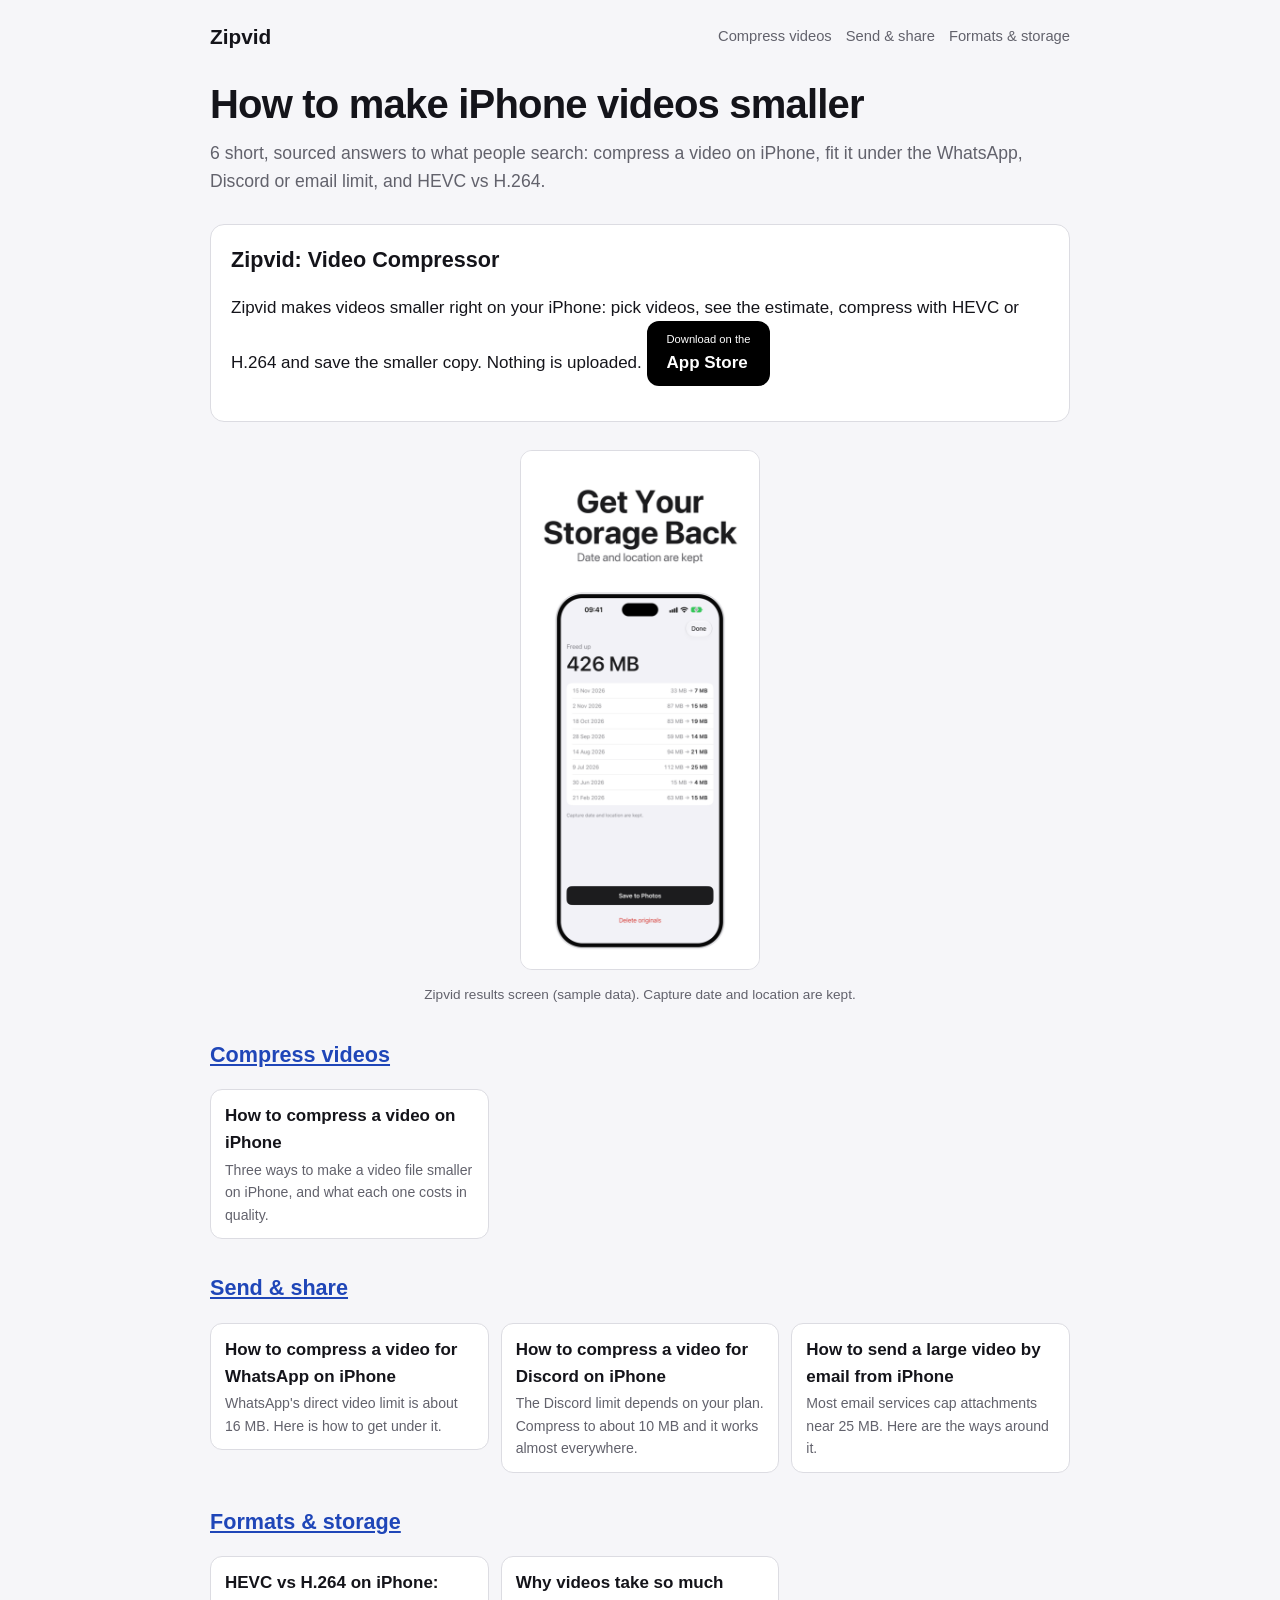
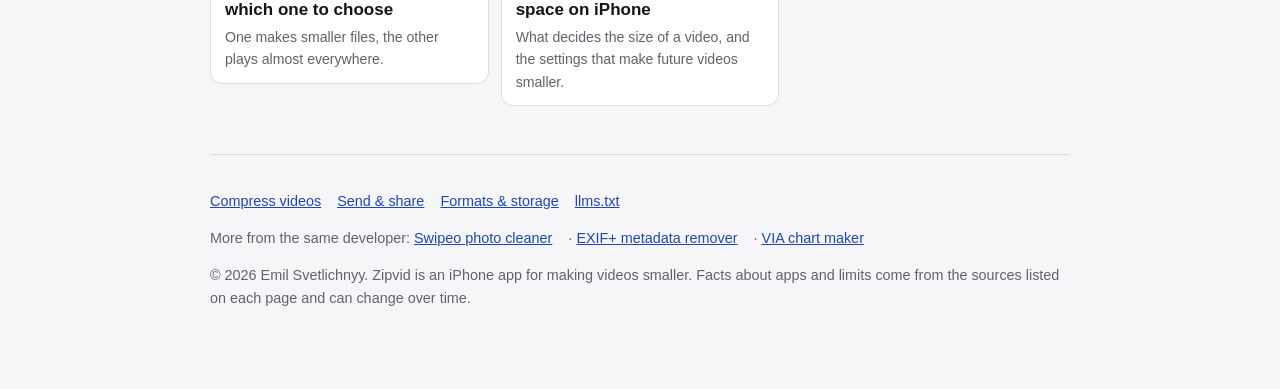
<file: index.html>
<!DOCTYPE html>
<html lang="en">
<head>
  <meta charset="utf-8">
  <meta name="viewport" content="width=device-width, initial-scale=1">
  <title>iPhone Video Compression Guides | Zipvid</title>
  <meta name="description" content="Sourced answers on compressing videos on iPhone and fitting them under WhatsApp, Discord and email limits, from the makers of Zipvid.">
  <link rel="canonical" href="https://emilsvetlichnyy.app/zipvid-guides/">
  <meta name="robots" content="index, follow, max-image-preview:large">
  <meta property="og:type" content="article">
  <meta property="og:site_name" content="Zipvid">
  <meta property="og:title" content="iPhone Video Compression Guides | Zipvid">
  <meta property="og:description" content="Sourced answers on compressing videos on iPhone and fitting them under WhatsApp, Discord and email limits, from the makers of Zipvid.">
  <meta property="og:url" content="https://emilsvetlichnyy.app/zipvid-guides/">
  <meta property="og:image" content="https://emilsvetlichnyy.app/zipvid-guides/img/zipvid-freed-up.png">
  <meta name="twitter:card" content="summary_large_image">
  <meta name="apple-itunes-app" content="app-id=6837300041">
  <link rel="stylesheet" href="./styles.css">
  <script type="application/ld+json">
{
  "@context": "https://schema.org",
  "@type": "WebSite",
  "name": "Zipvid video compression guides",
  "url": "https://emilsvetlichnyy.app/zipvid-guides/"
}
  </script>
  <script type="application/ld+json">
{
  "@context": "https://schema.org",
  "@type": "Organization",
  "name": "Zipvid",
  "url": "https://emilsvetlichnyy.app/zipvid-guides/",
  "sameAs": [
    "https://apps.apple.com/app/apple-store/id6837300041"
  ]
}
  </script>
  <script type="application/ld+json">
{
  "@context": "https://schema.org",
  "@type": "MobileApplication",
  "name": "Zipvid: Video Compressor",
  "alternateName": "Zipvid",
  "applicationCategory": "MultimediaApplication",
  "operatingSystem": "iOS",
  "url": "https://apps.apple.com/app/apple-store/id6837300041",
  "downloadUrl": "https://apps.apple.com/app/apple-store/id6837300041",
  "author": {
    "@type": "Person",
    "name": "Emil Svetlichnyy"
  }
}
  </script>
</head>
<body>
  <div class="wrap">
    <header class="site-nav">
      <a class="brand" href="./">Zipvid</a>
      <nav class="nav-links" aria-label="Sections"><a href="./compress/">Compress videos</a><a href="./share/">Send & share</a><a href="./formats/">Formats & storage</a></nav>
    </header>
    <main>
      <h1>How to make iPhone videos smaller</h1>
      <p class="lead">6 short, sourced answers to what people search: compress a video on iPhone, fit it under the WhatsApp, Discord or email limit, and HEVC vs H.264.</p>
      <section class="card cta"><h2>Zipvid: Video Compressor</h2>
      <p>Zipvid makes videos smaller right on your iPhone: pick videos, see the estimate, compress with HEVC or H.264 and save the smaller copy. Nothing is uploaded. <a class="appstore" href="https://apps.apple.com/app/apple-store/id6837300041?pt=128515069&amp;ct=site_home&amp;mt=8" target="_blank" rel="noopener noreferrer" aria-label="Download Zipvid: Video Compressor on the App Store"><small>Download on the</small>App Store</a></p></section>
      <figure class="shot"><img src="./img/zipvid-freed-up.png" alt="Zipvid screen showing storage freed up after compressing videos, with before and after sizes per video" width="275" height="597" loading="lazy"><figcaption>Zipvid results screen (sample data). Capture date and location are kept.</figcaption></figure>
      <h2><a href="./compress/">Compress videos</a></h2><ul class="tiles"><li><a href="./compress/compress-video-iphone/">How to compress a video on iPhone<span>Three ways to make a video file smaller on iPhone, and what each one costs in quality.</span></a></li></ul><h2><a href="./share/">Send & share</a></h2><ul class="tiles"><li><a href="./share/compress-video-for-whatsapp/">How to compress a video for WhatsApp on iPhone<span>WhatsApp's direct video limit is about 16 MB. Here is how to get under it.</span></a></li><li><a href="./share/compress-video-for-discord/">How to compress a video for Discord on iPhone<span>The Discord limit depends on your plan. Compress to about 10 MB and it works almost everywhere.</span></a></li><li><a href="./share/send-large-video-email-iphone/">How to send a large video by email from iPhone<span>Most email services cap attachments near 25 MB. Here are the ways around it.</span></a></li></ul><h2><a href="./formats/">Formats & storage</a></h2><ul class="tiles"><li><a href="./formats/hevc-vs-h264-iphone/">HEVC vs H.264 on iPhone: which one to choose<span>One makes smaller files, the other plays almost everywhere.</span></a></li><li><a href="./formats/iphone-video-storage/">Why videos take so much space on iPhone<span>What decides the size of a video, and the settings that make future videos smaller.</span></a></li></ul>
    </main>
    <footer class="site-footer">
      <p><a href="./compress/">Compress videos</a> <a href="./share/">Send & share</a> <a href="./formats/">Formats & storage</a> <a href="./llms.txt">llms.txt</a></p>
      <p>More from the same developer: <a href="https://emilsvetlichnyy.app/swipeo-guides/">Swipeo photo cleaner</a> · <a href="https://emilsvetlichnyy.app/exif-plus/">EXIF+ metadata remover</a> · <a href="https://emilsvetlichnyy.app/chart-maker/">VIA chart maker</a></p>
      <p>© 2026 Emil Svetlichnyy. Zipvid is an iPhone app for making videos smaller. Facts about apps and limits come from the sources listed on each page and can change over time.</p>
    </footer>
  </div>
</body>
</html>
</file>
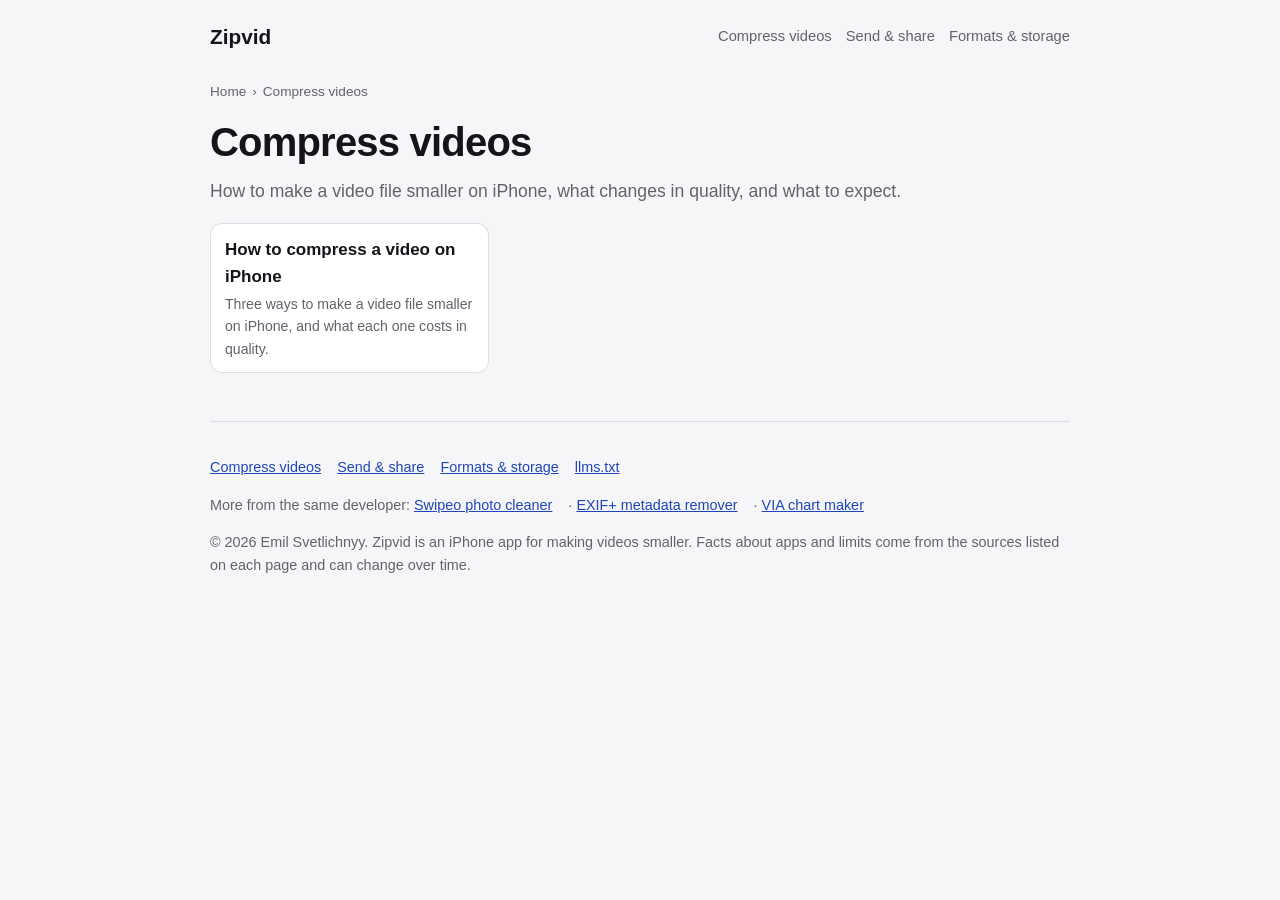
<file: compress/index.html>
<!DOCTYPE html>
<html lang="en">
<head>
  <meta charset="utf-8">
  <meta name="viewport" content="width=device-width, initial-scale=1">
  <title>Compress videos | Zipvid</title>
  <meta name="description" content="How to make a video file smaller on iPhone, what changes in quality, and what to expect.">
  <link rel="canonical" href="https://emilsvetlichnyy.app/zipvid-guides/compress/">
  <meta name="robots" content="index, follow, max-image-preview:large">
  <meta property="og:type" content="article">
  <meta property="og:site_name" content="Zipvid">
  <meta property="og:title" content="Compress videos | Zipvid">
  <meta property="og:description" content="How to make a video file smaller on iPhone, what changes in quality, and what to expect.">
  <meta property="og:url" content="https://emilsvetlichnyy.app/zipvid-guides/compress/">
  <meta property="og:image" content="https://emilsvetlichnyy.app/zipvid-guides/img/zipvid-freed-up.png">
  <meta name="twitter:card" content="summary_large_image">
  <meta name="apple-itunes-app" content="app-id=6837300041">
  <link rel="stylesheet" href="../styles.css">
  <script type="application/ld+json">
{
  "@context": "https://schema.org",
  "@type": "BreadcrumbList",
  "itemListElement": [
    {
      "@type": "ListItem",
      "position": 1,
      "name": "Home",
      "item": "https://emilsvetlichnyy.app/zipvid-guides/"
    },
    {
      "@type": "ListItem",
      "position": 2,
      "name": "Compress videos",
      "item": "https://emilsvetlichnyy.app/zipvid-guides/compress/"
    }
  ]
}
  </script>
  <script type="application/ld+json">
{
  "@context": "https://schema.org",
  "@type": "CollectionPage",
  "name": "Compress videos",
  "url": "https://emilsvetlichnyy.app/zipvid-guides/compress/",
  "description": "How to make a video file smaller on iPhone, what changes in quality, and what to expect.",
  "hasPart": [
    {
      "@type": "Article",
      "headline": "How to compress a video on iPhone",
      "url": "https://emilsvetlichnyy.app/zipvid-guides/compress/compress-video-iphone/"
    }
  ]
}
  </script>
</head>
<body>
  <div class="wrap">
    <header class="site-nav">
      <a class="brand" href="../">Zipvid</a>
      <nav class="nav-links" aria-label="Sections"><a href="../compress/">Compress videos</a><a href="../share/">Send & share</a><a href="../formats/">Formats & storage</a></nav>
    </header>
    <nav class="breadcrumbs" aria-label="Breadcrumb"><a href="../">Home</a><span class="crumb-sep">›</span><span aria-current="page">Compress videos</span></nav>
    <main>
      <h1>Compress videos</h1>
      <p class="lead">How to make a video file smaller on iPhone, what changes in quality, and what to expect.</p>
      <ul class="tiles"><li><a href="../compress/compress-video-iphone/">How to compress a video on iPhone<span>Three ways to make a video file smaller on iPhone, and what each one costs in quality.</span></a></li></ul>
    </main>
    <footer class="site-footer">
      <p><a href="../compress/">Compress videos</a> <a href="../share/">Send & share</a> <a href="../formats/">Formats & storage</a> <a href="../llms.txt">llms.txt</a></p>
      <p>More from the same developer: <a href="https://emilsvetlichnyy.app/swipeo-guides/">Swipeo photo cleaner</a> · <a href="https://emilsvetlichnyy.app/exif-plus/">EXIF+ metadata remover</a> · <a href="https://emilsvetlichnyy.app/chart-maker/">VIA chart maker</a></p>
      <p>© 2026 Emil Svetlichnyy. Zipvid is an iPhone app for making videos smaller. Facts about apps and limits come from the sources listed on each page and can change over time.</p>
    </footer>
  </div>
</body>
</html>
</file>
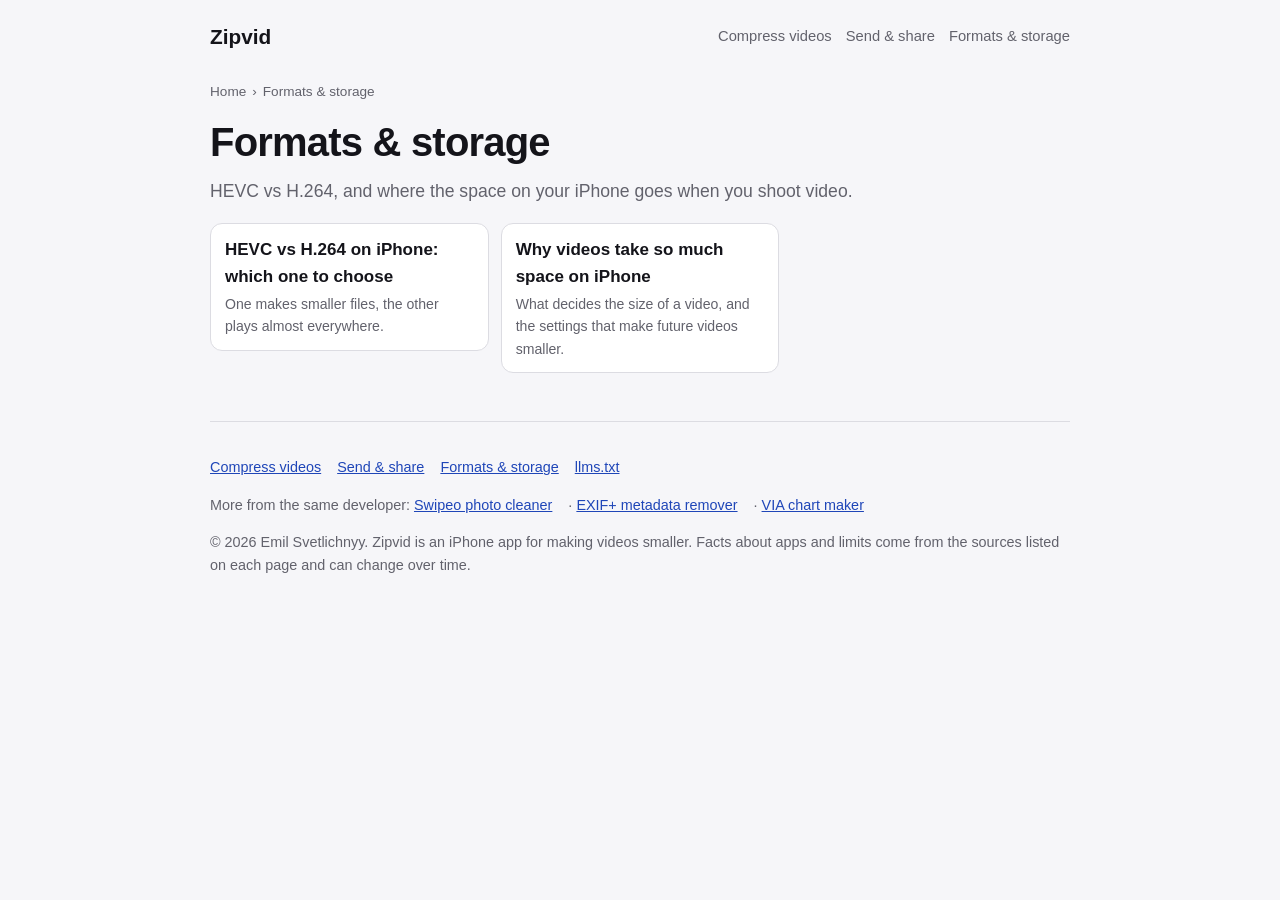
<file: formats/index.html>
<!DOCTYPE html>
<html lang="en">
<head>
  <meta charset="utf-8">
  <meta name="viewport" content="width=device-width, initial-scale=1">
  <title>Formats &amp; storage | Zipvid</title>
  <meta name="description" content="HEVC vs H.264, and where the space on your iPhone goes when you shoot video.">
  <link rel="canonical" href="https://emilsvetlichnyy.app/zipvid-guides/formats/">
  <meta name="robots" content="index, follow, max-image-preview:large">
  <meta property="og:type" content="article">
  <meta property="og:site_name" content="Zipvid">
  <meta property="og:title" content="Formats &amp; storage | Zipvid">
  <meta property="og:description" content="HEVC vs H.264, and where the space on your iPhone goes when you shoot video.">
  <meta property="og:url" content="https://emilsvetlichnyy.app/zipvid-guides/formats/">
  <meta property="og:image" content="https://emilsvetlichnyy.app/zipvid-guides/img/zipvid-freed-up.png">
  <meta name="twitter:card" content="summary_large_image">
  <meta name="apple-itunes-app" content="app-id=6837300041">
  <link rel="stylesheet" href="../styles.css">
  <script type="application/ld+json">
{
  "@context": "https://schema.org",
  "@type": "BreadcrumbList",
  "itemListElement": [
    {
      "@type": "ListItem",
      "position": 1,
      "name": "Home",
      "item": "https://emilsvetlichnyy.app/zipvid-guides/"
    },
    {
      "@type": "ListItem",
      "position": 2,
      "name": "Formats & storage",
      "item": "https://emilsvetlichnyy.app/zipvid-guides/formats/"
    }
  ]
}
  </script>
  <script type="application/ld+json">
{
  "@context": "https://schema.org",
  "@type": "CollectionPage",
  "name": "Formats & storage",
  "url": "https://emilsvetlichnyy.app/zipvid-guides/formats/",
  "description": "HEVC vs H.264, and where the space on your iPhone goes when you shoot video.",
  "hasPart": [
    {
      "@type": "Article",
      "headline": "HEVC vs H.264 on iPhone: which one to choose",
      "url": "https://emilsvetlichnyy.app/zipvid-guides/formats/hevc-vs-h264-iphone/"
    },
    {
      "@type": "Article",
      "headline": "Why videos take so much space on iPhone",
      "url": "https://emilsvetlichnyy.app/zipvid-guides/formats/iphone-video-storage/"
    }
  ]
}
  </script>
</head>
<body>
  <div class="wrap">
    <header class="site-nav">
      <a class="brand" href="../">Zipvid</a>
      <nav class="nav-links" aria-label="Sections"><a href="../compress/">Compress videos</a><a href="../share/">Send & share</a><a href="../formats/">Formats & storage</a></nav>
    </header>
    <nav class="breadcrumbs" aria-label="Breadcrumb"><a href="../">Home</a><span class="crumb-sep">›</span><span aria-current="page">Formats &amp; storage</span></nav>
    <main>
      <h1>Formats &amp; storage</h1>
      <p class="lead">HEVC vs H.264, and where the space on your iPhone goes when you shoot video.</p>
      <ul class="tiles"><li><a href="../formats/hevc-vs-h264-iphone/">HEVC vs H.264 on iPhone: which one to choose<span>One makes smaller files, the other plays almost everywhere.</span></a></li><li><a href="../formats/iphone-video-storage/">Why videos take so much space on iPhone<span>What decides the size of a video, and the settings that make future videos smaller.</span></a></li></ul>
    </main>
    <footer class="site-footer">
      <p><a href="../compress/">Compress videos</a> <a href="../share/">Send & share</a> <a href="../formats/">Formats & storage</a> <a href="../llms.txt">llms.txt</a></p>
      <p>More from the same developer: <a href="https://emilsvetlichnyy.app/swipeo-guides/">Swipeo photo cleaner</a> · <a href="https://emilsvetlichnyy.app/exif-plus/">EXIF+ metadata remover</a> · <a href="https://emilsvetlichnyy.app/chart-maker/">VIA chart maker</a></p>
      <p>© 2026 Emil Svetlichnyy. Zipvid is an iPhone app for making videos smaller. Facts about apps and limits come from the sources listed on each page and can change over time.</p>
    </footer>
  </div>
</body>
</html>
</file>
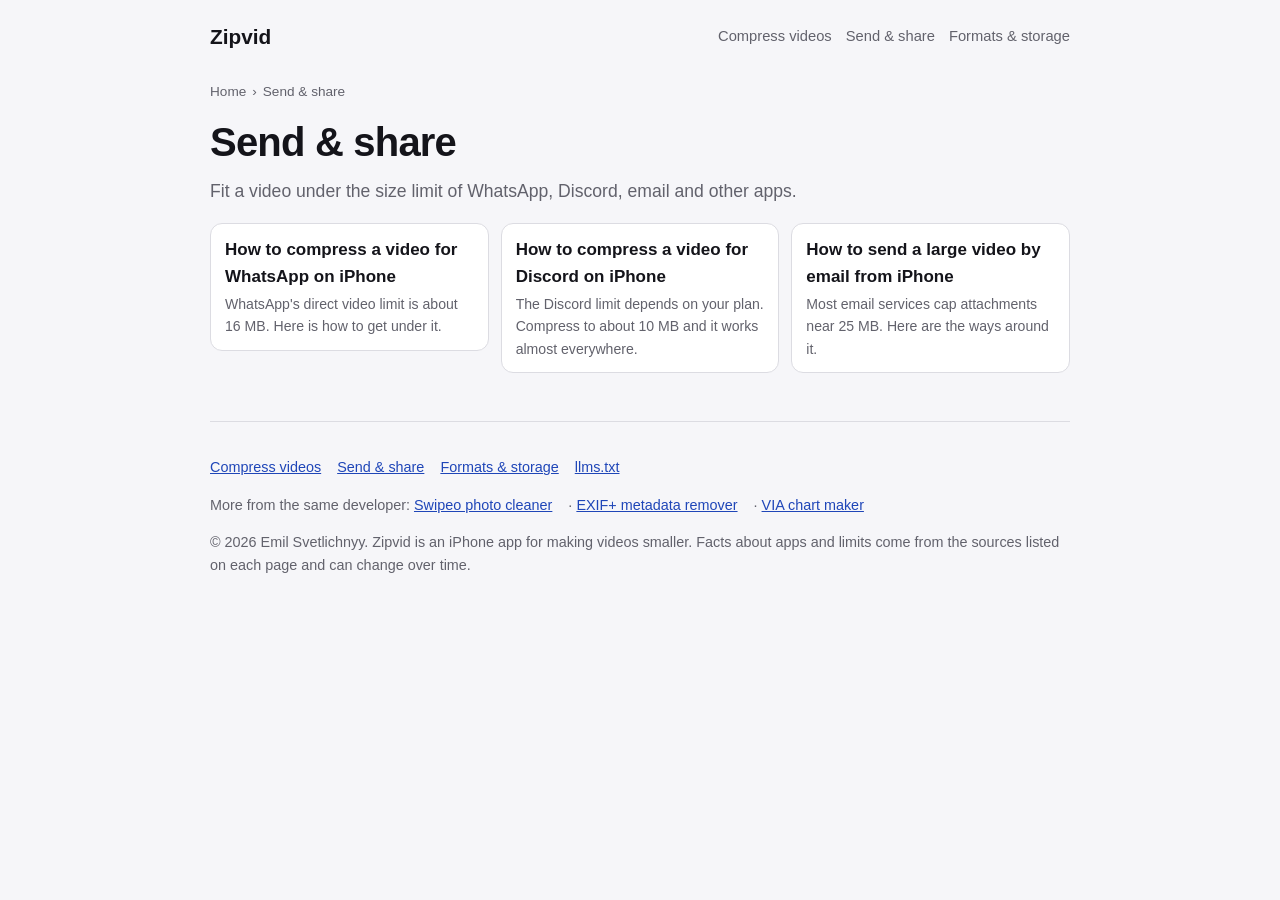
<file: share/index.html>
<!DOCTYPE html>
<html lang="en">
<head>
  <meta charset="utf-8">
  <meta name="viewport" content="width=device-width, initial-scale=1">
  <title>Send &amp; share | Zipvid</title>
  <meta name="description" content="Fit a video under the size limit of WhatsApp, Discord, email and other apps.">
  <link rel="canonical" href="https://emilsvetlichnyy.app/zipvid-guides/share/">
  <meta name="robots" content="index, follow, max-image-preview:large">
  <meta property="og:type" content="article">
  <meta property="og:site_name" content="Zipvid">
  <meta property="og:title" content="Send &amp; share | Zipvid">
  <meta property="og:description" content="Fit a video under the size limit of WhatsApp, Discord, email and other apps.">
  <meta property="og:url" content="https://emilsvetlichnyy.app/zipvid-guides/share/">
  <meta property="og:image" content="https://emilsvetlichnyy.app/zipvid-guides/img/zipvid-freed-up.png">
  <meta name="twitter:card" content="summary_large_image">
  <meta name="apple-itunes-app" content="app-id=6837300041">
  <link rel="stylesheet" href="../styles.css">
  <script type="application/ld+json">
{
  "@context": "https://schema.org",
  "@type": "BreadcrumbList",
  "itemListElement": [
    {
      "@type": "ListItem",
      "position": 1,
      "name": "Home",
      "item": "https://emilsvetlichnyy.app/zipvid-guides/"
    },
    {
      "@type": "ListItem",
      "position": 2,
      "name": "Send & share",
      "item": "https://emilsvetlichnyy.app/zipvid-guides/share/"
    }
  ]
}
  </script>
  <script type="application/ld+json">
{
  "@context": "https://schema.org",
  "@type": "CollectionPage",
  "name": "Send & share",
  "url": "https://emilsvetlichnyy.app/zipvid-guides/share/",
  "description": "Fit a video under the size limit of WhatsApp, Discord, email and other apps.",
  "hasPart": [
    {
      "@type": "Article",
      "headline": "How to compress a video for WhatsApp on iPhone",
      "url": "https://emilsvetlichnyy.app/zipvid-guides/share/compress-video-for-whatsapp/"
    },
    {
      "@type": "Article",
      "headline": "How to compress a video for Discord on iPhone",
      "url": "https://emilsvetlichnyy.app/zipvid-guides/share/compress-video-for-discord/"
    },
    {
      "@type": "Article",
      "headline": "How to send a large video by email from iPhone",
      "url": "https://emilsvetlichnyy.app/zipvid-guides/share/send-large-video-email-iphone/"
    }
  ]
}
  </script>
</head>
<body>
  <div class="wrap">
    <header class="site-nav">
      <a class="brand" href="../">Zipvid</a>
      <nav class="nav-links" aria-label="Sections"><a href="../compress/">Compress videos</a><a href="../share/">Send & share</a><a href="../formats/">Formats & storage</a></nav>
    </header>
    <nav class="breadcrumbs" aria-label="Breadcrumb"><a href="../">Home</a><span class="crumb-sep">›</span><span aria-current="page">Send &amp; share</span></nav>
    <main>
      <h1>Send &amp; share</h1>
      <p class="lead">Fit a video under the size limit of WhatsApp, Discord, email and other apps.</p>
      <ul class="tiles"><li><a href="../share/compress-video-for-whatsapp/">How to compress a video for WhatsApp on iPhone<span>WhatsApp's direct video limit is about 16 MB. Here is how to get under it.</span></a></li><li><a href="../share/compress-video-for-discord/">How to compress a video for Discord on iPhone<span>The Discord limit depends on your plan. Compress to about 10 MB and it works almost everywhere.</span></a></li><li><a href="../share/send-large-video-email-iphone/">How to send a large video by email from iPhone<span>Most email services cap attachments near 25 MB. Here are the ways around it.</span></a></li></ul>
    </main>
    <footer class="site-footer">
      <p><a href="../compress/">Compress videos</a> <a href="../share/">Send & share</a> <a href="../formats/">Formats & storage</a> <a href="../llms.txt">llms.txt</a></p>
      <p>More from the same developer: <a href="https://emilsvetlichnyy.app/swipeo-guides/">Swipeo photo cleaner</a> · <a href="https://emilsvetlichnyy.app/exif-plus/">EXIF+ metadata remover</a> · <a href="https://emilsvetlichnyy.app/chart-maker/">VIA chart maker</a></p>
      <p>© 2026 Emil Svetlichnyy. Zipvid is an iPhone app for making videos smaller. Facts about apps and limits come from the sources listed on each page and can change over time.</p>
    </footer>
  </div>
</body>
</html>
</file>
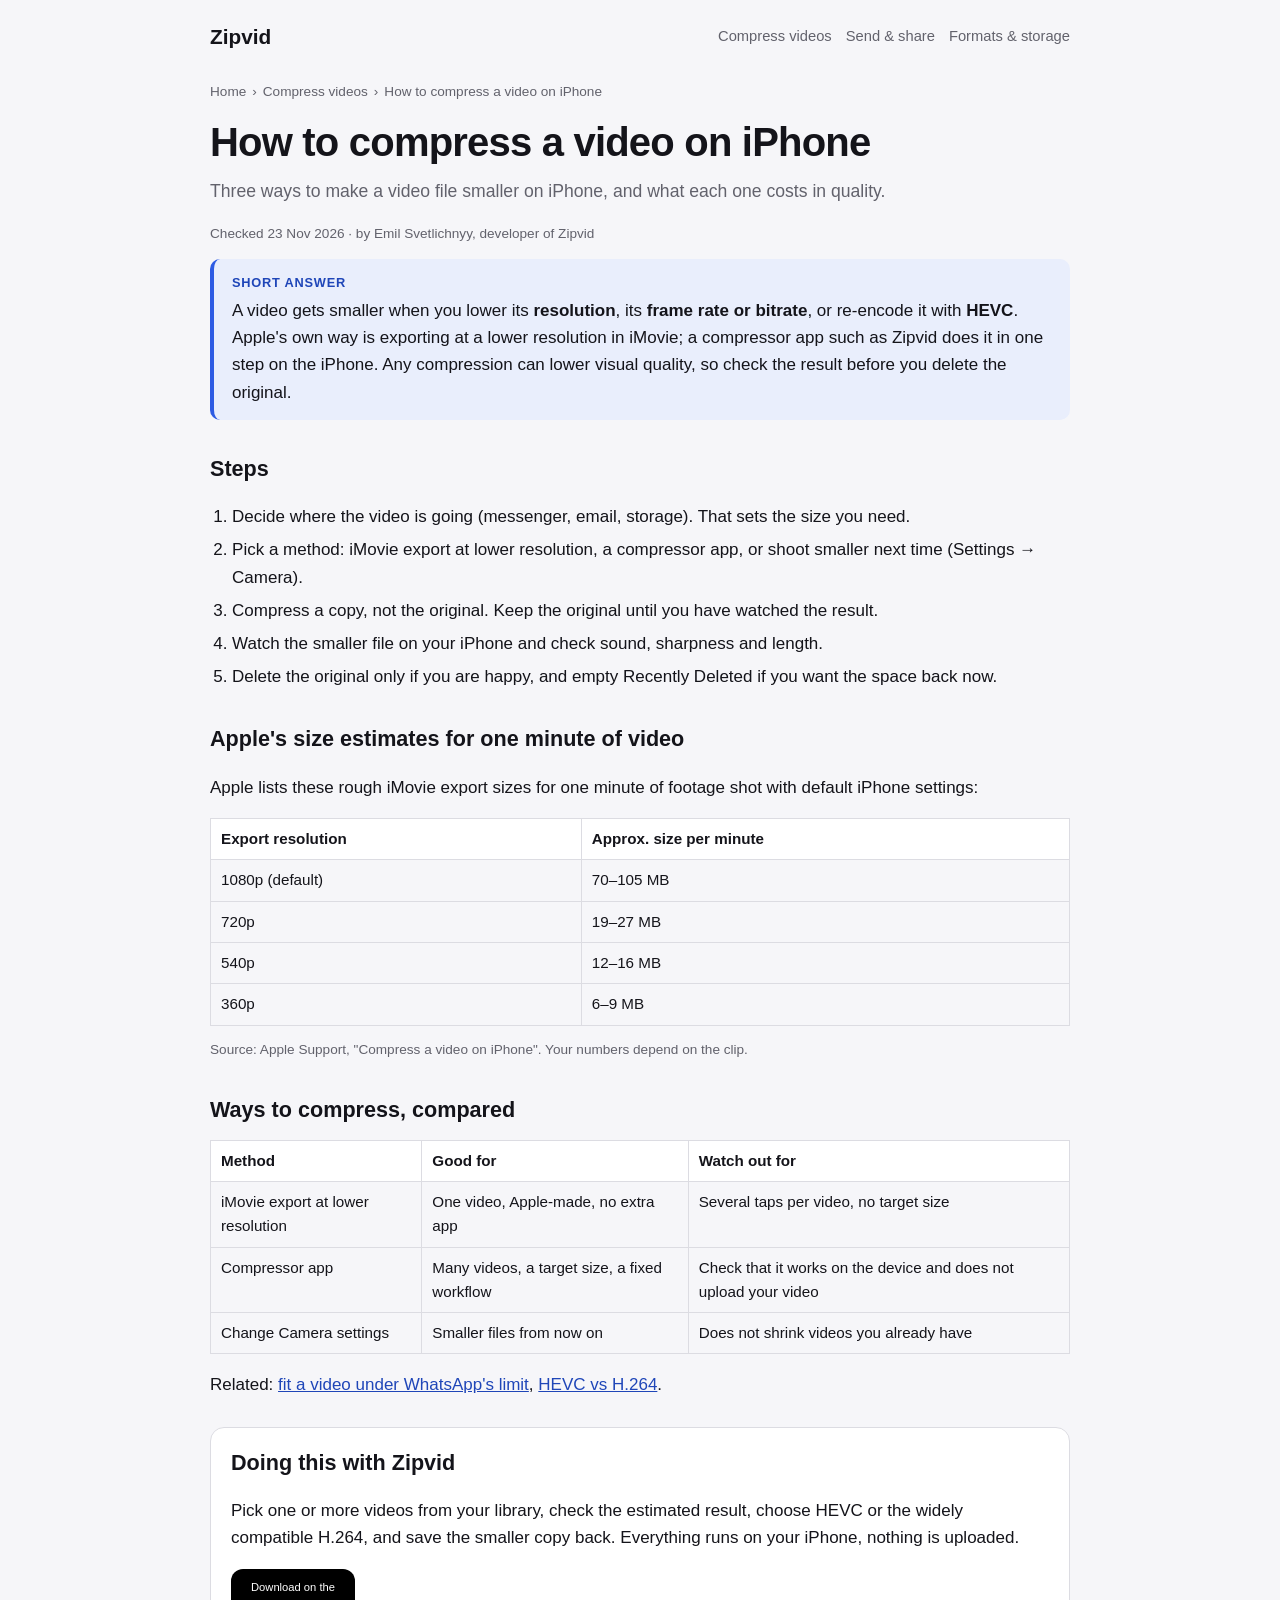
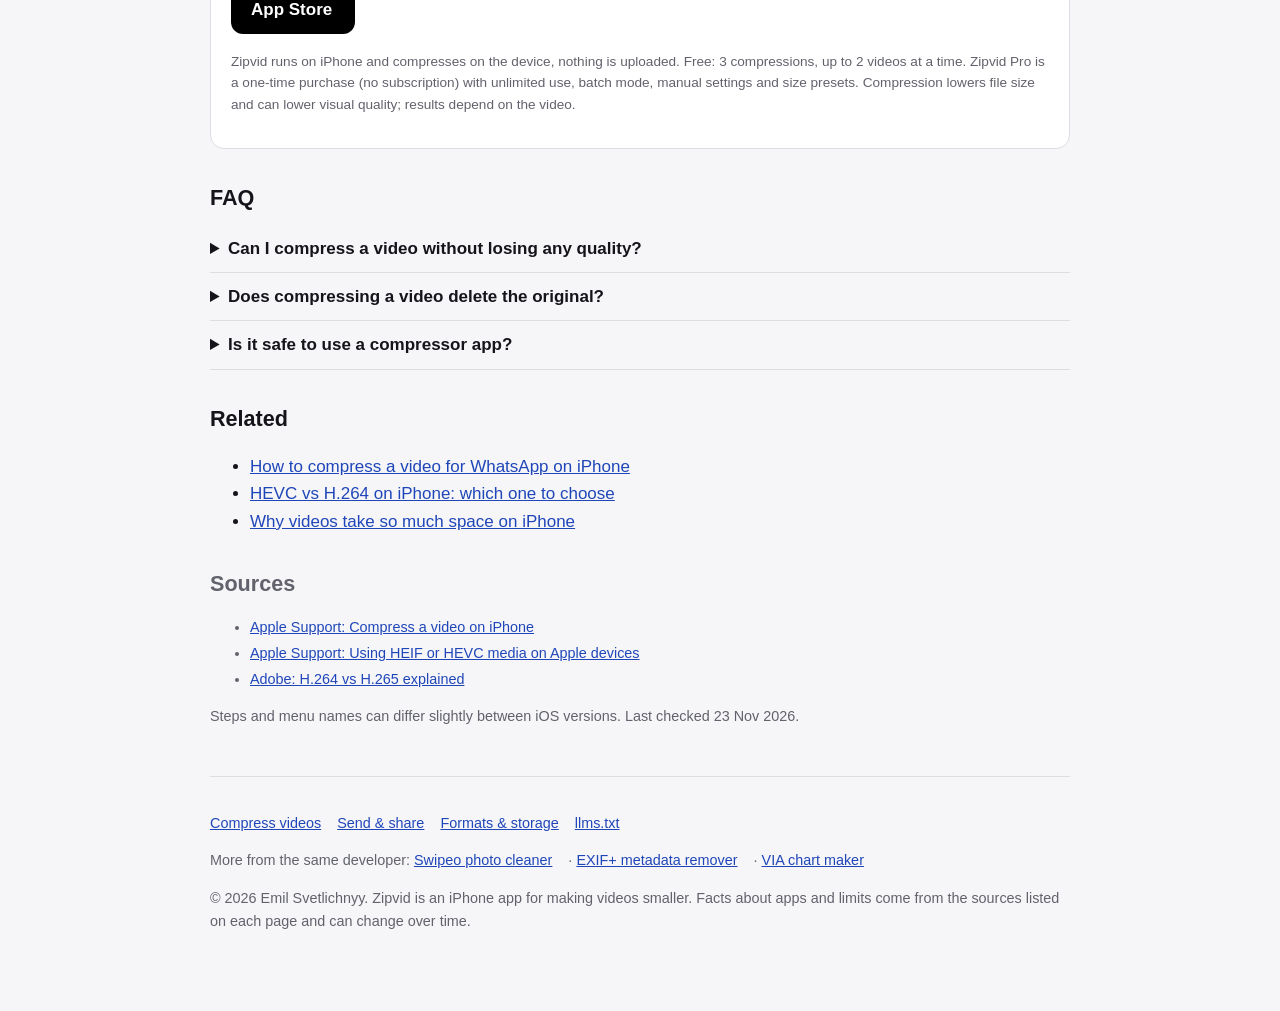
<file: compress/compress-video-iphone/index.html>
<!DOCTYPE html>
<html lang="en">
<head>
  <meta charset="utf-8">
  <meta name="viewport" content="width=device-width, initial-scale=1">
  <title>How to Compress a Video on iPhone (Free Options Compared)</title>
  <meta name="description" content="Compress a video on iPhone: lower the resolution, use HEVC, or use a compressor app. What each way changes, with Apple's own size estimates.">
  <link rel="canonical" href="https://emilsvetlichnyy.app/zipvid-guides/compress/compress-video-iphone/">
  <meta name="robots" content="index, follow, max-image-preview:large">
  <meta property="og:type" content="article">
  <meta property="og:site_name" content="Zipvid">
  <meta property="og:title" content="How to Compress a Video on iPhone (Free Options Compared)">
  <meta property="og:description" content="Compress a video on iPhone: lower the resolution, use HEVC, or use a compressor app. What each way changes, with Apple's own size estimates.">
  <meta property="og:url" content="https://emilsvetlichnyy.app/zipvid-guides/compress/compress-video-iphone/">
  <meta property="og:image" content="https://emilsvetlichnyy.app/zipvid-guides/img/zipvid-freed-up.png">
  <meta name="twitter:card" content="summary_large_image">
  <meta name="apple-itunes-app" content="app-id=6837300041">
  <link rel="stylesheet" href="../../styles.css">
  <script type="application/ld+json">
{
  "@context": "https://schema.org",
  "@type": "BreadcrumbList",
  "itemListElement": [
    {
      "@type": "ListItem",
      "position": 1,
      "name": "Home",
      "item": "https://emilsvetlichnyy.app/zipvid-guides/"
    },
    {
      "@type": "ListItem",
      "position": 2,
      "name": "Compress videos",
      "item": "https://emilsvetlichnyy.app/zipvid-guides/compress/"
    },
    {
      "@type": "ListItem",
      "position": 3,
      "name": "How to compress a video on iPhone",
      "item": "https://emilsvetlichnyy.app/zipvid-guides/compress/compress-video-iphone/"
    }
  ]
}
  </script>
  <script type="application/ld+json">
{
  "@context": "https://schema.org",
  "@type": "Article",
  "headline": "How to compress a video on iPhone",
  "description": "Compress a video on iPhone: lower the resolution, use HEVC, or use a compressor app. What each way changes, with Apple's own size estimates.",
  "url": "https://emilsvetlichnyy.app/zipvid-guides/compress/compress-video-iphone/",
  "mainEntityOfPage": "https://emilsvetlichnyy.app/zipvid-guides/compress/compress-video-iphone/",
  "datePublished": "2026-11-23",
  "dateModified": "2026-11-23",
  "author": {
    "@type": "Person",
    "name": "Emil Svetlichnyy"
  },
  "publisher": {
    "@type": "Organization",
    "name": "Zipvid",
    "url": "https://emilsvetlichnyy.app/zipvid-guides/"
  },
  "about": {
    "@type": "MobileApplication",
    "name": "Zipvid: Video Compressor",
    "url": "https://apps.apple.com/app/apple-store/id6837300041"
  },
  "citation": [
    {
      "@type": "WebPage",
      "name": "Apple Support: Compress a video on iPhone",
      "url": "https://support.apple.com/127765"
    },
    {
      "@type": "WebPage",
      "name": "Apple Support: Using HEIF or HEVC media on Apple devices",
      "url": "https://support.apple.com/116944"
    },
    {
      "@type": "WebPage",
      "name": "Adobe: H.264 vs H.265 explained",
      "url": "https://www.adobe.com/uk/creativecloud/file-types/video/codec/h264-vs-h265.html"
    }
  ]
}
  </script>
  <script type="application/ld+json">
{
  "@context": "https://schema.org",
  "@type": "FAQPage",
  "mainEntity": [
    {
      "@type": "Question",
      "name": "Can I compress a video without losing any quality?",
      "acceptedAnswer": {
        "@type": "Answer",
        "text": "Not completely. Apple notes that quality might be reduced when you lower the export resolution, and a smaller file means less data. A higher bitrate or HEVC keeps more detail for the same size, but it is still a trade-off."
      }
    },
    {
      "@type": "Question",
      "name": "Does compressing a video delete the original?",
      "acceptedAnswer": {
        "@type": "Answer",
        "text": "No, as long as you save a copy. Keep the original until you have checked the smaller file."
      }
    },
    {
      "@type": "Question",
      "name": "Is it safe to use a compressor app?",
      "acceptedAnswer": {
        "@type": "Answer",
        "text": "Check where processing happens. Zipvid compresses on the device and does not upload your videos."
      }
    }
  ]
}
  </script>
  <script type="application/ld+json">
{
  "@context": "https://schema.org",
  "@type": "HowTo",
  "name": "How to compress a video on iPhone",
  "step": [
    {
      "@type": "HowToStep",
      "position": 1,
      "text": "Decide where the video is going (messenger, email, storage). That sets the size you need."
    },
    {
      "@type": "HowToStep",
      "position": 2,
      "text": "Pick a method: iMovie export at lower resolution, a compressor app, or shoot smaller next time (Settings → Camera)."
    },
    {
      "@type": "HowToStep",
      "position": 3,
      "text": "Compress a copy, not the original. Keep the original until you have watched the result."
    },
    {
      "@type": "HowToStep",
      "position": 4,
      "text": "Watch the smaller file on your iPhone and check sound, sharpness and length."
    },
    {
      "@type": "HowToStep",
      "position": 5,
      "text": "Delete the original only if you are happy, and empty Recently Deleted if you want the space back now."
    }
  ]
}
  </script>
  <script type="application/ld+json">
{
  "@context": "https://schema.org",
  "@type": "MobileApplication",
  "name": "Zipvid: Video Compressor",
  "alternateName": "Zipvid",
  "applicationCategory": "MultimediaApplication",
  "operatingSystem": "iOS",
  "url": "https://apps.apple.com/app/apple-store/id6837300041",
  "downloadUrl": "https://apps.apple.com/app/apple-store/id6837300041",
  "author": {
    "@type": "Person",
    "name": "Emil Svetlichnyy"
  }
}
  </script>
</head>
<body>
  <div class="wrap">
    <header class="site-nav">
      <a class="brand" href="../../">Zipvid</a>
      <nav class="nav-links" aria-label="Sections"><a href="../../compress/">Compress videos</a><a href="../../share/">Send & share</a><a href="../../formats/">Formats & storage</a></nav>
    </header>
    <nav class="breadcrumbs" aria-label="Breadcrumb"><a href="../../">Home</a><span class="crumb-sep">›</span><a href="../../compress/">Compress videos</a><span class="crumb-sep">›</span><span aria-current="page">How to compress a video on iPhone</span></nav>
    <main>
      <article>
        <h1>How to compress a video on iPhone</h1>
        <p class="lead">Three ways to make a video file smaller on iPhone, and what each one costs in quality.</p>
        <p class="meta">Checked 23 Nov 2026 · by Emil Svetlichnyy, developer of Zipvid</p>
        <div class="answer"><strong>Short answer</strong>A video gets smaller when you lower its <strong>resolution</strong>, its <strong>frame rate or bitrate</strong>, or re-encode it with <strong>HEVC</strong>. Apple's own way is exporting at a lower resolution in iMovie; a compressor app such as Zipvid does it in one step on the iPhone. Any compression can lower visual quality, so check the result before you delete the original.</div>
        
<h2>Steps</h2>
<ol class="steps"><li>Decide where the video is going (messenger, email, storage). That sets the size you need.</li><li>Pick a method: iMovie export at lower resolution, a compressor app, or shoot smaller next time (Settings → Camera).</li><li>Compress a copy, not the original. Keep the original until you have watched the result.</li><li>Watch the smaller file on your iPhone and check sound, sharpness and length.</li><li>Delete the original only if you are happy, and empty Recently Deleted if you want the space back now.</li></ol>
<h2>Apple's size estimates for one minute of video</h2>
<p>Apple lists these rough iMovie export sizes for one minute of footage shot with default iPhone settings:</p>
<table><thead><tr><th>Export resolution</th><th>Approx. size per minute</th></tr></thead><tbody>
<tr><td>1080p (default)</td><td>70–105 MB</td></tr>
<tr><td>720p</td><td>19–27 MB</td></tr>
<tr><td>540p</td><td>12–16 MB</td></tr>
<tr><td>360p</td><td>6–9 MB</td></tr>
</tbody></table>
<p class="meta">Source: Apple Support, "Compress a video on iPhone". Your numbers depend on the clip.</p>
<h2>Ways to compress, compared</h2>
<table><thead><tr><th>Method</th><th>Good for</th><th>Watch out for</th></tr></thead><tbody>
<tr><td>iMovie export at lower resolution</td><td>One video, Apple-made, no extra app</td><td>Several taps per video, no target size</td></tr>
<tr><td>Compressor app</td><td>Many videos, a target size, a fixed workflow</td><td>Check that it works on the device and does not upload your video</td></tr>
<tr><td>Change Camera settings</td><td>Smaller files from now on</td><td>Does not shrink videos you already have</td></tr>
</tbody></table>
<p>Related: <a href="../../share/compress-video-for-whatsapp/">fit a video under WhatsApp's limit</a>, <a href="../../formats/hevc-vs-h264-iphone/">HEVC vs H.264</a>.</p>
        <section class="card cta">
          <h2>Doing this with Zipvid</h2>
          <p>Pick one or more videos from your library, check the estimated result, choose HEVC or the widely compatible H.264, and save the smaller copy back. Everything runs on your iPhone, nothing is uploaded.</p>
          <p><a class="appstore" href="https://apps.apple.com/app/apple-store/id6837300041?pt=128515069&amp;ct=site_compress_video_iphone&amp;mt=8" target="_blank" rel="noopener noreferrer" aria-label="Download Zipvid: Video Compressor on the App Store"><small>Download on the</small>App Store</a></p>
          <p class="meta">Zipvid runs on iPhone and compresses on the device, nothing is uploaded. Free: 3 compressions, up to 2 videos at a time. Zipvid Pro is a one-time purchase (no subscription) with unlimited use, batch mode, manual settings and size presets. Compression lowers file size and can lower visual quality; results depend on the video.</p>
        </section>
        <section><h2>FAQ</h2><details><summary>Can I compress a video without losing any quality?</summary><p>Not completely. Apple notes that quality might be reduced when you lower the export resolution, and a smaller file means less data. A higher bitrate or HEVC keeps more detail for the same size, but it is still a trade-off.</p></details><details><summary>Does compressing a video delete the original?</summary><p>No, as long as you save a copy. Keep the original until you have checked the smaller file.</p></details><details><summary>Is it safe to use a compressor app?</summary><p>Check where processing happens. Zipvid compresses on the device and does not upload your videos.</p></details></section>
        <h2>Related</h2>
<ul><li><a href="../../share/compress-video-for-whatsapp/">How to compress a video for WhatsApp on iPhone</a></li><li><a href="../../formats/hevc-vs-h264-iphone/">HEVC vs H.264 on iPhone: which one to choose</a></li><li><a href="../../formats/iphone-video-storage/">Why videos take so much space on iPhone</a></li></ul>
        <section class="sources"><h2>Sources</h2><ul><li><a href="https://support.apple.com/127765" rel="noopener noreferrer">Apple Support: Compress a video on iPhone</a></li><li><a href="https://support.apple.com/116944" rel="noopener noreferrer">Apple Support: Using HEIF or HEVC media on Apple devices</a></li><li><a href="https://www.adobe.com/uk/creativecloud/file-types/video/codec/h264-vs-h265.html" rel="noopener noreferrer">Adobe: H.264 vs H.265 explained</a></li></ul><p>Steps and menu names can differ slightly between iOS versions. Last checked 23 Nov 2026.</p></section>
      </article>
    </main>
    <footer class="site-footer">
      <p><a href="../../compress/">Compress videos</a> <a href="../../share/">Send & share</a> <a href="../../formats/">Formats & storage</a> <a href="../../llms.txt">llms.txt</a></p>
      <p>More from the same developer: <a href="https://emilsvetlichnyy.app/swipeo-guides/">Swipeo photo cleaner</a> · <a href="https://emilsvetlichnyy.app/exif-plus/">EXIF+ metadata remover</a> · <a href="https://emilsvetlichnyy.app/chart-maker/">VIA chart maker</a></p>
      <p>© 2026 Emil Svetlichnyy. Zipvid is an iPhone app for making videos smaller. Facts about apps and limits come from the sources listed on each page and can change over time.</p>
    </footer>
  </div>
</body>
</html>
</file>
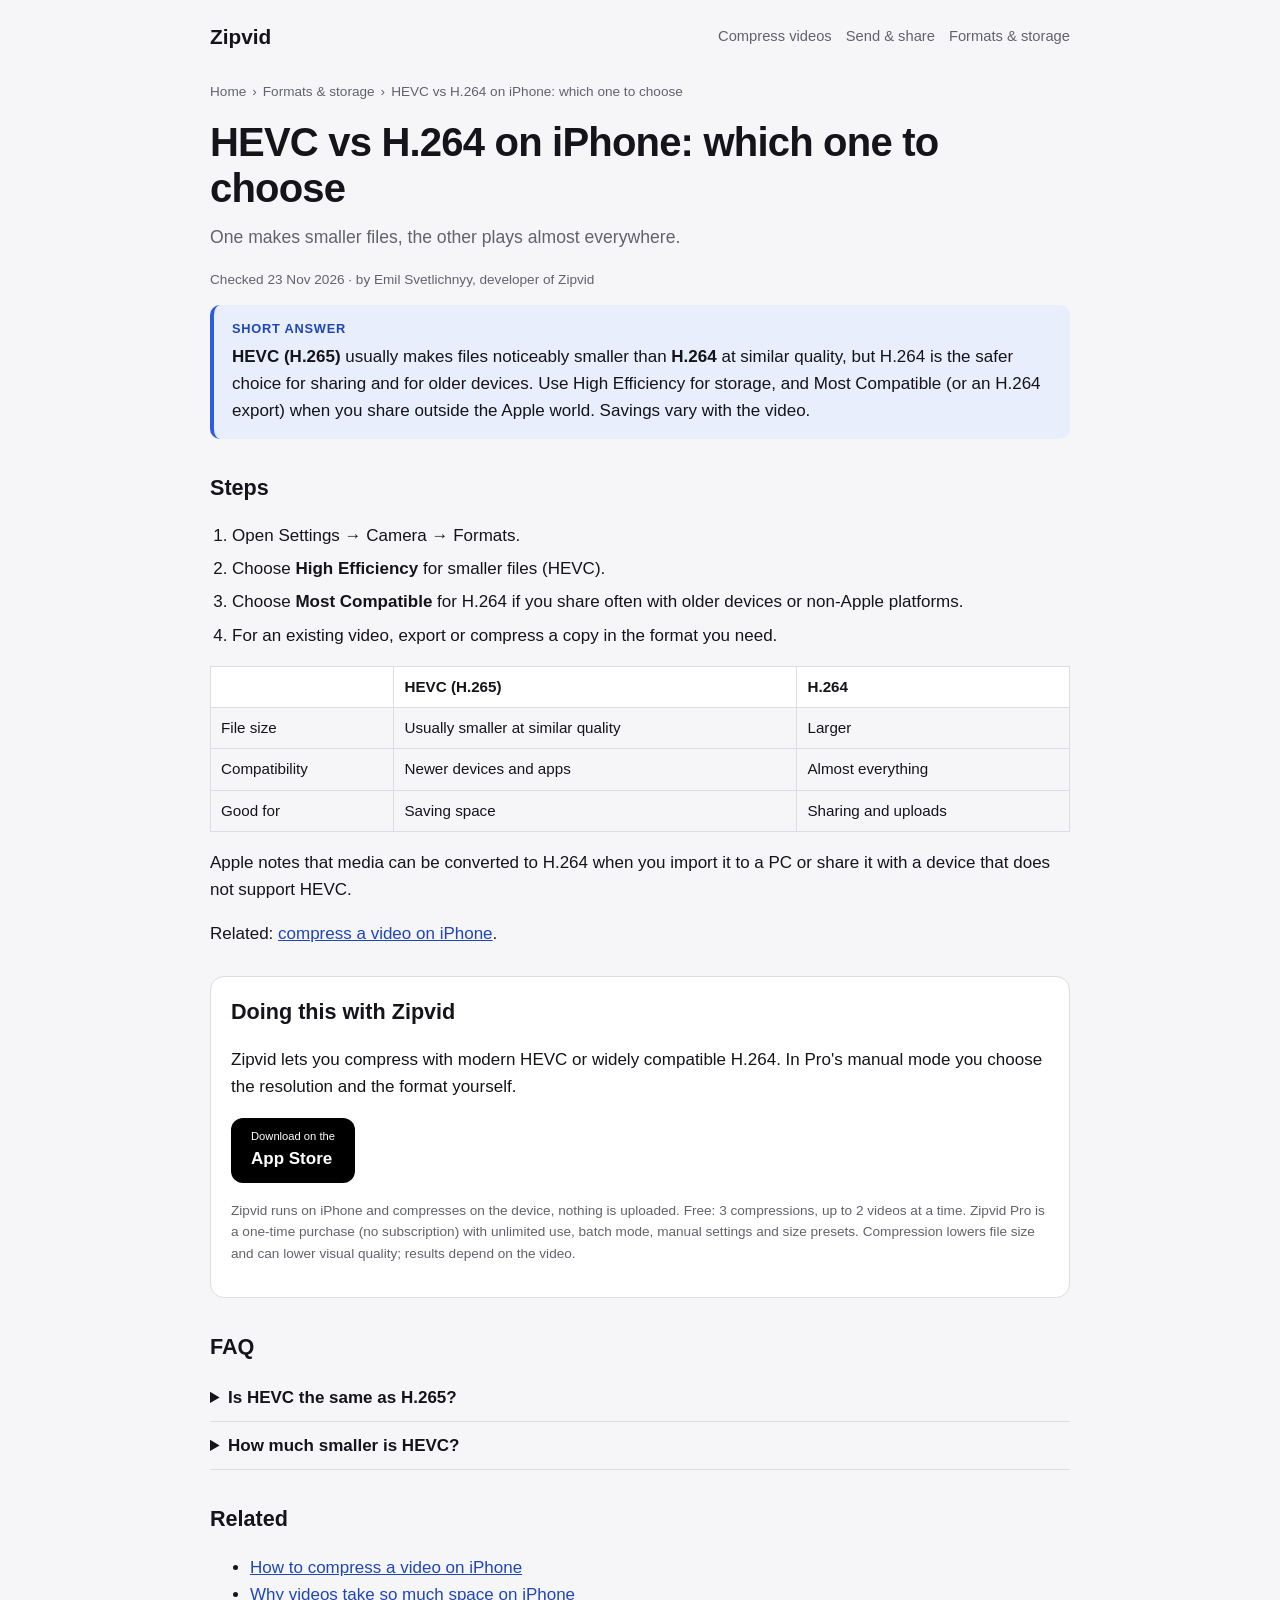
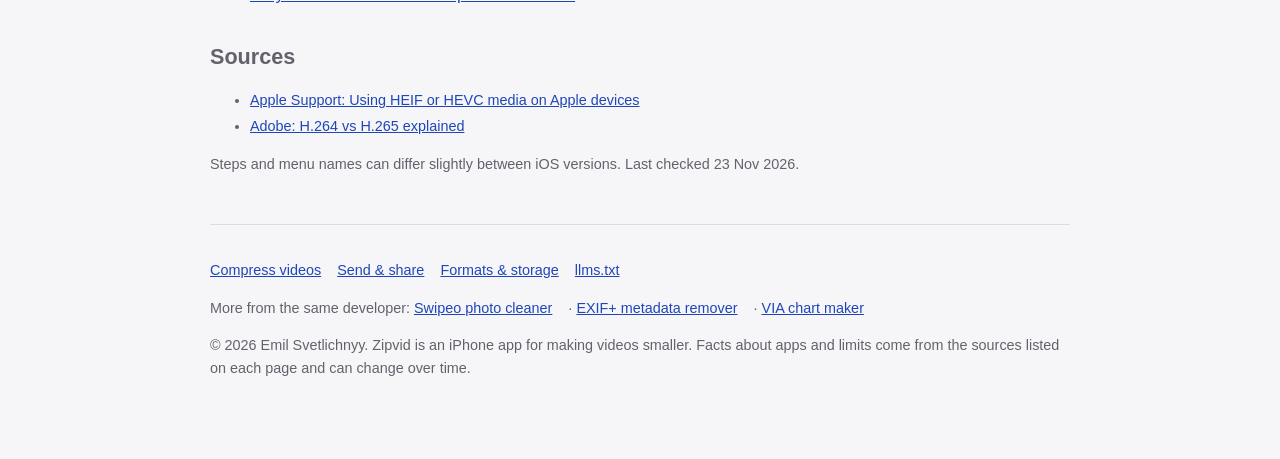
<file: formats/hevc-vs-h264-iphone/index.html>
<!DOCTYPE html>
<html lang="en">
<head>
  <meta charset="utf-8">
  <meta name="viewport" content="width=device-width, initial-scale=1">
  <title>HEVC vs H.264 on iPhone: Which to Choose?</title>
  <meta name="description" content="High Efficiency (HEVC) usually makes smaller files; Most Compatible (H.264) plays almost everywhere. How to choose on iPhone, with sources.">
  <link rel="canonical" href="https://emilsvetlichnyy.app/zipvid-guides/formats/hevc-vs-h264-iphone/">
  <meta name="robots" content="index, follow, max-image-preview:large">
  <meta property="og:type" content="article">
  <meta property="og:site_name" content="Zipvid">
  <meta property="og:title" content="HEVC vs H.264 on iPhone: Which to Choose?">
  <meta property="og:description" content="High Efficiency (HEVC) usually makes smaller files; Most Compatible (H.264) plays almost everywhere. How to choose on iPhone, with sources.">
  <meta property="og:url" content="https://emilsvetlichnyy.app/zipvid-guides/formats/hevc-vs-h264-iphone/">
  <meta property="og:image" content="https://emilsvetlichnyy.app/zipvid-guides/img/zipvid-freed-up.png">
  <meta name="twitter:card" content="summary_large_image">
  <meta name="apple-itunes-app" content="app-id=6837300041">
  <link rel="stylesheet" href="../../styles.css">
  <script type="application/ld+json">
{
  "@context": "https://schema.org",
  "@type": "BreadcrumbList",
  "itemListElement": [
    {
      "@type": "ListItem",
      "position": 1,
      "name": "Home",
      "item": "https://emilsvetlichnyy.app/zipvid-guides/"
    },
    {
      "@type": "ListItem",
      "position": 2,
      "name": "Formats & storage",
      "item": "https://emilsvetlichnyy.app/zipvid-guides/formats/"
    },
    {
      "@type": "ListItem",
      "position": 3,
      "name": "HEVC vs H.264 on iPhone: which one to choose",
      "item": "https://emilsvetlichnyy.app/zipvid-guides/formats/hevc-vs-h264-iphone/"
    }
  ]
}
  </script>
  <script type="application/ld+json">
{
  "@context": "https://schema.org",
  "@type": "Article",
  "headline": "HEVC vs H.264 on iPhone: which one to choose",
  "description": "High Efficiency (HEVC) usually makes smaller files; Most Compatible (H.264) plays almost everywhere. How to choose on iPhone, with sources.",
  "url": "https://emilsvetlichnyy.app/zipvid-guides/formats/hevc-vs-h264-iphone/",
  "mainEntityOfPage": "https://emilsvetlichnyy.app/zipvid-guides/formats/hevc-vs-h264-iphone/",
  "datePublished": "2026-11-23",
  "dateModified": "2026-11-23",
  "author": {
    "@type": "Person",
    "name": "Emil Svetlichnyy"
  },
  "publisher": {
    "@type": "Organization",
    "name": "Zipvid",
    "url": "https://emilsvetlichnyy.app/zipvid-guides/"
  },
  "about": {
    "@type": "MobileApplication",
    "name": "Zipvid: Video Compressor",
    "url": "https://apps.apple.com/app/apple-store/id6837300041"
  },
  "citation": [
    {
      "@type": "WebPage",
      "name": "Apple Support: Using HEIF or HEVC media on Apple devices",
      "url": "https://support.apple.com/116944"
    },
    {
      "@type": "WebPage",
      "name": "Adobe: H.264 vs H.265 explained",
      "url": "https://www.adobe.com/uk/creativecloud/file-types/video/codec/h264-vs-h265.html"
    }
  ]
}
  </script>
  <script type="application/ld+json">
{
  "@context": "https://schema.org",
  "@type": "FAQPage",
  "mainEntity": [
    {
      "@type": "Question",
      "name": "Is HEVC the same as H.265?",
      "acceptedAnswer": {
        "@type": "Answer",
        "text": "Yes. HEVC (High Efficiency Video Coding) is the same codec as H.265."
      }
    },
    {
      "@type": "Question",
      "name": "How much smaller is HEVC?",
      "acceptedAnswer": {
        "@type": "Answer",
        "text": "Sources say about half the size in the best case and around 20 to 25% in one test. Savings depend on the video, so do not expect a fixed number."
      }
    }
  ]
}
  </script>
  <script type="application/ld+json">
{
  "@context": "https://schema.org",
  "@type": "HowTo",
  "name": "HEVC vs H.264 on iPhone: which one to choose",
  "step": [
    {
      "@type": "HowToStep",
      "position": 1,
      "text": "Open Settings → Camera → Formats."
    },
    {
      "@type": "HowToStep",
      "position": 2,
      "text": "Choose High Efficiency for smaller files (HEVC)."
    },
    {
      "@type": "HowToStep",
      "position": 3,
      "text": "Choose Most Compatible for H.264 if you share often with older devices or non-Apple platforms."
    },
    {
      "@type": "HowToStep",
      "position": 4,
      "text": "For an existing video, export or compress a copy in the format you need."
    }
  ]
}
  </script>
  <script type="application/ld+json">
{
  "@context": "https://schema.org",
  "@type": "MobileApplication",
  "name": "Zipvid: Video Compressor",
  "alternateName": "Zipvid",
  "applicationCategory": "MultimediaApplication",
  "operatingSystem": "iOS",
  "url": "https://apps.apple.com/app/apple-store/id6837300041",
  "downloadUrl": "https://apps.apple.com/app/apple-store/id6837300041",
  "author": {
    "@type": "Person",
    "name": "Emil Svetlichnyy"
  }
}
  </script>
</head>
<body>
  <div class="wrap">
    <header class="site-nav">
      <a class="brand" href="../../">Zipvid</a>
      <nav class="nav-links" aria-label="Sections"><a href="../../compress/">Compress videos</a><a href="../../share/">Send & share</a><a href="../../formats/">Formats & storage</a></nav>
    </header>
    <nav class="breadcrumbs" aria-label="Breadcrumb"><a href="../../">Home</a><span class="crumb-sep">›</span><a href="../../formats/">Formats &amp; storage</a><span class="crumb-sep">›</span><span aria-current="page">HEVC vs H.264 on iPhone: which one to choose</span></nav>
    <main>
      <article>
        <h1>HEVC vs H.264 on iPhone: which one to choose</h1>
        <p class="lead">One makes smaller files, the other plays almost everywhere.</p>
        <p class="meta">Checked 23 Nov 2026 · by Emil Svetlichnyy, developer of Zipvid</p>
        <div class="answer"><strong>Short answer</strong><strong>HEVC (H.265)</strong> usually makes files noticeably smaller than <strong>H.264</strong> at similar quality, but H.264 is the safer choice for sharing and for older devices. Use High Efficiency for storage, and Most Compatible (or an H.264 export) when you share outside the Apple world. Savings vary with the video.</div>
        
<h2>Steps</h2>
<ol class="steps"><li>Open Settings → Camera → Formats.</li><li>Choose <strong>High Efficiency</strong> for smaller files (HEVC).</li><li>Choose <strong>Most Compatible</strong> for H.264 if you share often with older devices or non-Apple platforms.</li><li>For an existing video, export or compress a copy in the format you need.</li></ol>
<table><thead><tr><th></th><th>HEVC (H.265)</th><th>H.264</th></tr></thead><tbody>
<tr><td>File size</td><td>Usually smaller at similar quality</td><td>Larger</td></tr>
<tr><td>Compatibility</td><td>Newer devices and apps</td><td>Almost everything</td></tr>
<tr><td>Good for</td><td>Saving space</td><td>Sharing and uploads</td></tr>
</tbody></table>
<p>Apple notes that media can be converted to H.264 when you import it to a PC or share it with a device that does not support HEVC.</p>
<p>Related: <a href="../../compress/compress-video-iphone/">compress a video on iPhone</a>.</p>
        <section class="card cta">
          <h2>Doing this with Zipvid</h2>
          <p>Zipvid lets you compress with modern HEVC or widely compatible H.264. In Pro's manual mode you choose the resolution and the format yourself.</p>
          <p><a class="appstore" href="https://apps.apple.com/app/apple-store/id6837300041?pt=128515069&amp;ct=site_hevc_vs_h264_iphone&amp;mt=8" target="_blank" rel="noopener noreferrer" aria-label="Download Zipvid: Video Compressor on the App Store"><small>Download on the</small>App Store</a></p>
          <p class="meta">Zipvid runs on iPhone and compresses on the device, nothing is uploaded. Free: 3 compressions, up to 2 videos at a time. Zipvid Pro is a one-time purchase (no subscription) with unlimited use, batch mode, manual settings and size presets. Compression lowers file size and can lower visual quality; results depend on the video.</p>
        </section>
        <section><h2>FAQ</h2><details><summary>Is HEVC the same as H.265?</summary><p>Yes. HEVC (High Efficiency Video Coding) is the same codec as H.265.</p></details><details><summary>How much smaller is HEVC?</summary><p>Sources say about half the size in the best case and around 20 to 25% in one test. Savings depend on the video, so do not expect a fixed number.</p></details></section>
        <h2>Related</h2>
<ul><li><a href="../../compress/compress-video-iphone/">How to compress a video on iPhone</a></li><li><a href="../../formats/iphone-video-storage/">Why videos take so much space on iPhone</a></li></ul>
        <section class="sources"><h2>Sources</h2><ul><li><a href="https://support.apple.com/116944" rel="noopener noreferrer">Apple Support: Using HEIF or HEVC media on Apple devices</a></li><li><a href="https://www.adobe.com/uk/creativecloud/file-types/video/codec/h264-vs-h265.html" rel="noopener noreferrer">Adobe: H.264 vs H.265 explained</a></li></ul><p>Steps and menu names can differ slightly between iOS versions. Last checked 23 Nov 2026.</p></section>
      </article>
    </main>
    <footer class="site-footer">
      <p><a href="../../compress/">Compress videos</a> <a href="../../share/">Send & share</a> <a href="../../formats/">Formats & storage</a> <a href="../../llms.txt">llms.txt</a></p>
      <p>More from the same developer: <a href="https://emilsvetlichnyy.app/swipeo-guides/">Swipeo photo cleaner</a> · <a href="https://emilsvetlichnyy.app/exif-plus/">EXIF+ metadata remover</a> · <a href="https://emilsvetlichnyy.app/chart-maker/">VIA chart maker</a></p>
      <p>© 2026 Emil Svetlichnyy. Zipvid is an iPhone app for making videos smaller. Facts about apps and limits come from the sources listed on each page and can change over time.</p>
    </footer>
  </div>
</body>
</html>
</file>
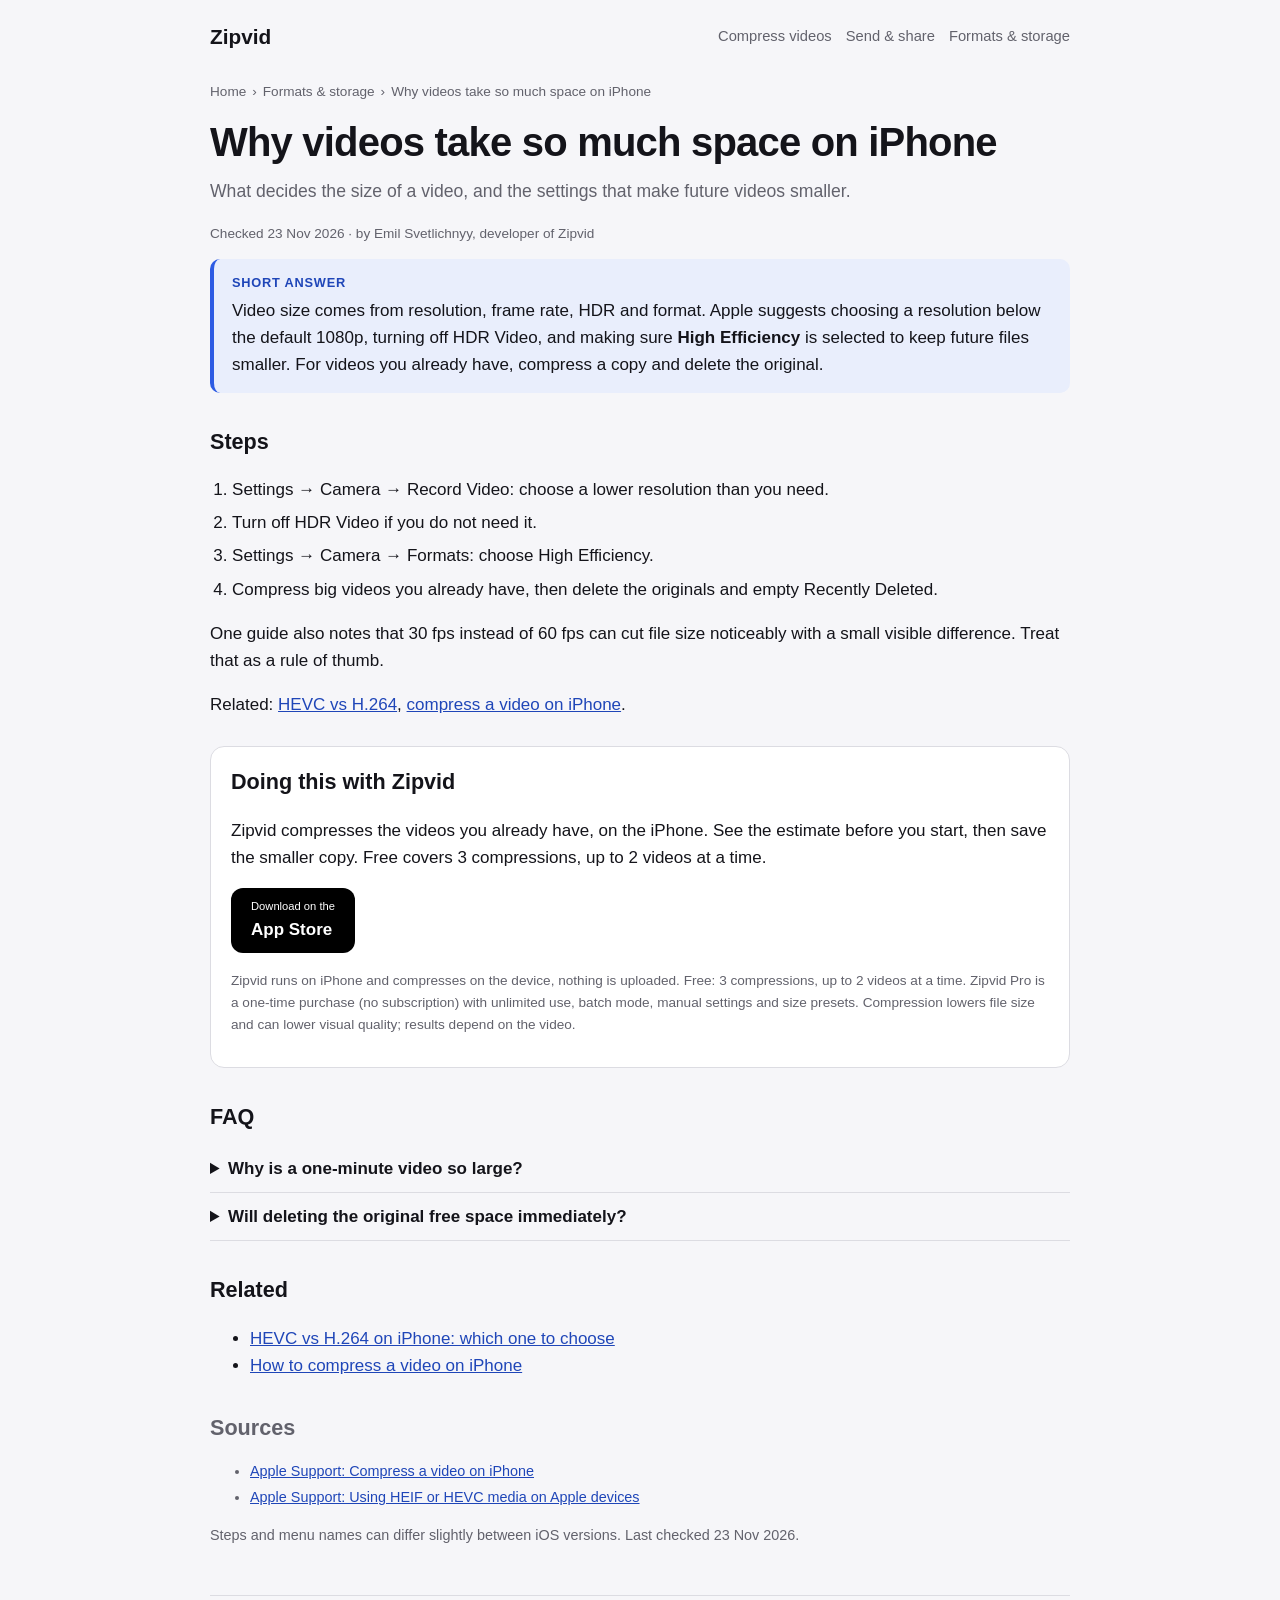
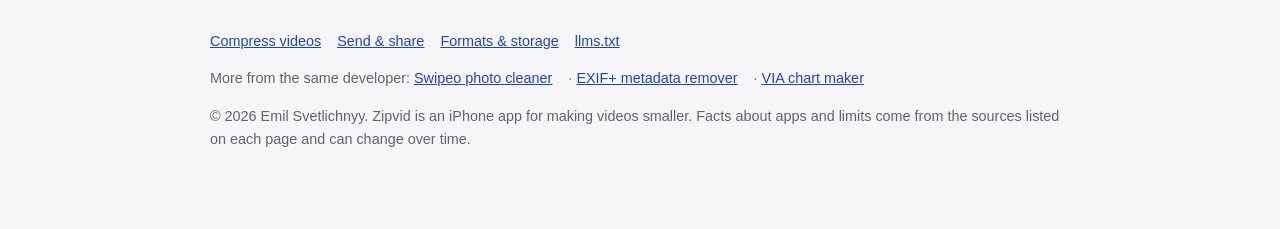
<file: formats/iphone-video-storage/index.html>
<!DOCTYPE html>
<html lang="en">
<head>
  <meta charset="utf-8">
  <meta name="viewport" content="width=device-width, initial-scale=1">
  <title>Why Videos Take So Much Space on iPhone (and What to Do)</title>
  <meta name="description" content="Why iPhone videos are so big, what changes the size, and how to cut it: resolution, frame rate, HDR and format. Based on Apple's own guidance.">
  <link rel="canonical" href="https://emilsvetlichnyy.app/zipvid-guides/formats/iphone-video-storage/">
  <meta name="robots" content="index, follow, max-image-preview:large">
  <meta property="og:type" content="article">
  <meta property="og:site_name" content="Zipvid">
  <meta property="og:title" content="Why Videos Take So Much Space on iPhone (and What to Do)">
  <meta property="og:description" content="Why iPhone videos are so big, what changes the size, and how to cut it: resolution, frame rate, HDR and format. Based on Apple's own guidance.">
  <meta property="og:url" content="https://emilsvetlichnyy.app/zipvid-guides/formats/iphone-video-storage/">
  <meta property="og:image" content="https://emilsvetlichnyy.app/zipvid-guides/img/zipvid-freed-up.png">
  <meta name="twitter:card" content="summary_large_image">
  <meta name="apple-itunes-app" content="app-id=6837300041">
  <link rel="stylesheet" href="../../styles.css">
  <script type="application/ld+json">
{
  "@context": "https://schema.org",
  "@type": "BreadcrumbList",
  "itemListElement": [
    {
      "@type": "ListItem",
      "position": 1,
      "name": "Home",
      "item": "https://emilsvetlichnyy.app/zipvid-guides/"
    },
    {
      "@type": "ListItem",
      "position": 2,
      "name": "Formats & storage",
      "item": "https://emilsvetlichnyy.app/zipvid-guides/formats/"
    },
    {
      "@type": "ListItem",
      "position": 3,
      "name": "Why videos take so much space on iPhone",
      "item": "https://emilsvetlichnyy.app/zipvid-guides/formats/iphone-video-storage/"
    }
  ]
}
  </script>
  <script type="application/ld+json">
{
  "@context": "https://schema.org",
  "@type": "Article",
  "headline": "Why videos take so much space on iPhone",
  "description": "Why iPhone videos are so big, what changes the size, and how to cut it: resolution, frame rate, HDR and format. Based on Apple's own guidance.",
  "url": "https://emilsvetlichnyy.app/zipvid-guides/formats/iphone-video-storage/",
  "mainEntityOfPage": "https://emilsvetlichnyy.app/zipvid-guides/formats/iphone-video-storage/",
  "datePublished": "2026-11-23",
  "dateModified": "2026-11-23",
  "author": {
    "@type": "Person",
    "name": "Emil Svetlichnyy"
  },
  "publisher": {
    "@type": "Organization",
    "name": "Zipvid",
    "url": "https://emilsvetlichnyy.app/zipvid-guides/"
  },
  "about": {
    "@type": "MobileApplication",
    "name": "Zipvid: Video Compressor",
    "url": "https://apps.apple.com/app/apple-store/id6837300041"
  },
  "citation": [
    {
      "@type": "WebPage",
      "name": "Apple Support: Compress a video on iPhone",
      "url": "https://support.apple.com/127765"
    },
    {
      "@type": "WebPage",
      "name": "Apple Support: Using HEIF or HEVC media on Apple devices",
      "url": "https://support.apple.com/116944"
    }
  ]
}
  </script>
  <script type="application/ld+json">
{
  "@context": "https://schema.org",
  "@type": "FAQPage",
  "mainEntity": [
    {
      "@type": "Question",
      "name": "Why is a one-minute video so large?",
      "acceptedAnswer": {
        "@type": "Answer",
        "text": "At the default 1080p, Apple estimates roughly 70 to 105 MB per minute for iMovie exports; 4K and 60 fps are larger."
      }
    },
    {
      "@type": "Question",
      "name": "Will deleting the original free space immediately?",
      "acceptedAnswer": {
        "@type": "Answer",
        "text": "Deleted items stay in Recently Deleted for 30 days. Empty that album to get the space back right away."
      }
    }
  ]
}
  </script>
  <script type="application/ld+json">
{
  "@context": "https://schema.org",
  "@type": "HowTo",
  "name": "Why videos take so much space on iPhone",
  "step": [
    {
      "@type": "HowToStep",
      "position": 1,
      "text": "Settings → Camera → Record Video: choose a lower resolution than you need."
    },
    {
      "@type": "HowToStep",
      "position": 2,
      "text": "Turn off HDR Video if you do not need it."
    },
    {
      "@type": "HowToStep",
      "position": 3,
      "text": "Settings → Camera → Formats: choose High Efficiency."
    },
    {
      "@type": "HowToStep",
      "position": 4,
      "text": "Compress big videos you already have, then delete the originals and empty Recently Deleted."
    }
  ]
}
  </script>
  <script type="application/ld+json">
{
  "@context": "https://schema.org",
  "@type": "MobileApplication",
  "name": "Zipvid: Video Compressor",
  "alternateName": "Zipvid",
  "applicationCategory": "MultimediaApplication",
  "operatingSystem": "iOS",
  "url": "https://apps.apple.com/app/apple-store/id6837300041",
  "downloadUrl": "https://apps.apple.com/app/apple-store/id6837300041",
  "author": {
    "@type": "Person",
    "name": "Emil Svetlichnyy"
  }
}
  </script>
</head>
<body>
  <div class="wrap">
    <header class="site-nav">
      <a class="brand" href="../../">Zipvid</a>
      <nav class="nav-links" aria-label="Sections"><a href="../../compress/">Compress videos</a><a href="../../share/">Send & share</a><a href="../../formats/">Formats & storage</a></nav>
    </header>
    <nav class="breadcrumbs" aria-label="Breadcrumb"><a href="../../">Home</a><span class="crumb-sep">›</span><a href="../../formats/">Formats &amp; storage</a><span class="crumb-sep">›</span><span aria-current="page">Why videos take so much space on iPhone</span></nav>
    <main>
      <article>
        <h1>Why videos take so much space on iPhone</h1>
        <p class="lead">What decides the size of a video, and the settings that make future videos smaller.</p>
        <p class="meta">Checked 23 Nov 2026 · by Emil Svetlichnyy, developer of Zipvid</p>
        <div class="answer"><strong>Short answer</strong>Video size comes from resolution, frame rate, HDR and format. Apple suggests choosing a resolution below the default 1080p, turning off HDR Video, and making sure <strong>High Efficiency</strong> is selected to keep future files smaller. For videos you already have, compress a copy and delete the original.</div>
        
<h2>Steps</h2>
<ol class="steps"><li>Settings → Camera → Record Video: choose a lower resolution than you need.</li><li>Turn off HDR Video if you do not need it.</li><li>Settings → Camera → Formats: choose High Efficiency.</li><li>Compress big videos you already have, then delete the originals and empty Recently Deleted.</li></ol>
<p>One guide also notes that 30 fps instead of 60 fps can cut file size noticeably with a small visible difference. Treat that as a rule of thumb.</p>
<p>Related: <a href="../hevc-vs-h264-iphone/">HEVC vs H.264</a>, <a href="../../compress/compress-video-iphone/">compress a video on iPhone</a>.</p>
        <section class="card cta">
          <h2>Doing this with Zipvid</h2>
          <p>Zipvid compresses the videos you already have, on the iPhone. See the estimate before you start, then save the smaller copy. Free covers 3 compressions, up to 2 videos at a time.</p>
          <p><a class="appstore" href="https://apps.apple.com/app/apple-store/id6837300041?pt=128515069&amp;ct=site_iphone_video_storage&amp;mt=8" target="_blank" rel="noopener noreferrer" aria-label="Download Zipvid: Video Compressor on the App Store"><small>Download on the</small>App Store</a></p>
          <p class="meta">Zipvid runs on iPhone and compresses on the device, nothing is uploaded. Free: 3 compressions, up to 2 videos at a time. Zipvid Pro is a one-time purchase (no subscription) with unlimited use, batch mode, manual settings and size presets. Compression lowers file size and can lower visual quality; results depend on the video.</p>
        </section>
        <section><h2>FAQ</h2><details><summary>Why is a one-minute video so large?</summary><p>At the default 1080p, Apple estimates roughly 70 to 105 MB per minute for iMovie exports; 4K and 60 fps are larger.</p></details><details><summary>Will deleting the original free space immediately?</summary><p>Deleted items stay in Recently Deleted for 30 days. Empty that album to get the space back right away.</p></details></section>
        <h2>Related</h2>
<ul><li><a href="../../formats/hevc-vs-h264-iphone/">HEVC vs H.264 on iPhone: which one to choose</a></li><li><a href="../../compress/compress-video-iphone/">How to compress a video on iPhone</a></li></ul>
        <section class="sources"><h2>Sources</h2><ul><li><a href="https://support.apple.com/127765" rel="noopener noreferrer">Apple Support: Compress a video on iPhone</a></li><li><a href="https://support.apple.com/116944" rel="noopener noreferrer">Apple Support: Using HEIF or HEVC media on Apple devices</a></li></ul><p>Steps and menu names can differ slightly between iOS versions. Last checked 23 Nov 2026.</p></section>
      </article>
    </main>
    <footer class="site-footer">
      <p><a href="../../compress/">Compress videos</a> <a href="../../share/">Send & share</a> <a href="../../formats/">Formats & storage</a> <a href="../../llms.txt">llms.txt</a></p>
      <p>More from the same developer: <a href="https://emilsvetlichnyy.app/swipeo-guides/">Swipeo photo cleaner</a> · <a href="https://emilsvetlichnyy.app/exif-plus/">EXIF+ metadata remover</a> · <a href="https://emilsvetlichnyy.app/chart-maker/">VIA chart maker</a></p>
      <p>© 2026 Emil Svetlichnyy. Zipvid is an iPhone app for making videos smaller. Facts about apps and limits come from the sources listed on each page and can change over time.</p>
    </footer>
  </div>
</body>
</html>
</file>
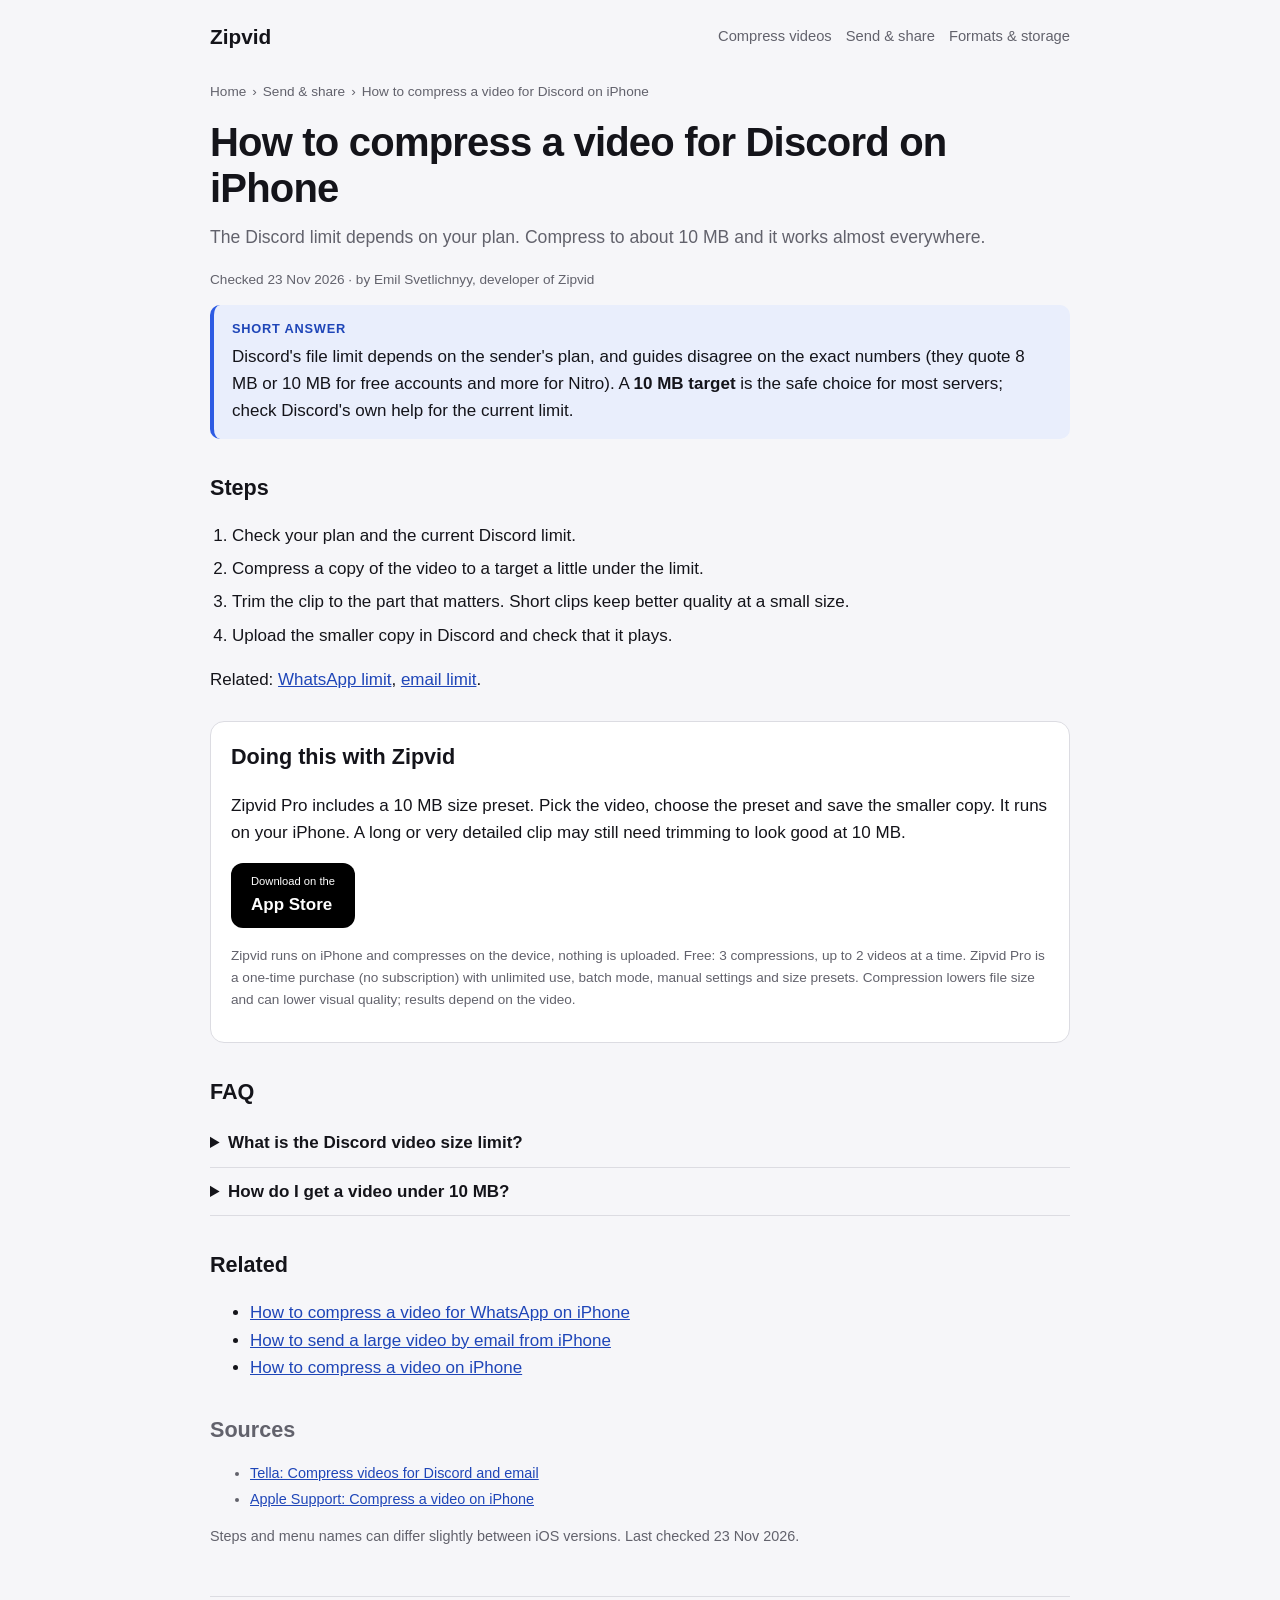
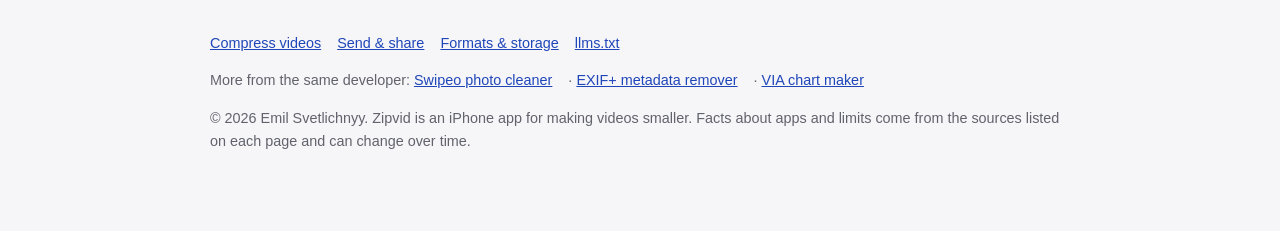
<file: share/compress-video-for-discord/index.html>
<!DOCTYPE html>
<html lang="en">
<head>
  <meta charset="utf-8">
  <meta name="viewport" content="width=device-width, initial-scale=1">
  <title>Compress a Video for Discord on iPhone (10 MB Target)</title>
  <meta name="description" content="Discord's upload limit depends on your plan and has changed over time. A safe 10 MB target, and how to compress a video to it on iPhone.">
  <link rel="canonical" href="https://emilsvetlichnyy.app/zipvid-guides/share/compress-video-for-discord/">
  <meta name="robots" content="index, follow, max-image-preview:large">
  <meta property="og:type" content="article">
  <meta property="og:site_name" content="Zipvid">
  <meta property="og:title" content="Compress a Video for Discord on iPhone (10 MB Target)">
  <meta property="og:description" content="Discord's upload limit depends on your plan and has changed over time. A safe 10 MB target, and how to compress a video to it on iPhone.">
  <meta property="og:url" content="https://emilsvetlichnyy.app/zipvid-guides/share/compress-video-for-discord/">
  <meta property="og:image" content="https://emilsvetlichnyy.app/zipvid-guides/img/zipvid-freed-up.png">
  <meta name="twitter:card" content="summary_large_image">
  <meta name="apple-itunes-app" content="app-id=6837300041">
  <link rel="stylesheet" href="../../styles.css">
  <script type="application/ld+json">
{
  "@context": "https://schema.org",
  "@type": "BreadcrumbList",
  "itemListElement": [
    {
      "@type": "ListItem",
      "position": 1,
      "name": "Home",
      "item": "https://emilsvetlichnyy.app/zipvid-guides/"
    },
    {
      "@type": "ListItem",
      "position": 2,
      "name": "Send & share",
      "item": "https://emilsvetlichnyy.app/zipvid-guides/share/"
    },
    {
      "@type": "ListItem",
      "position": 3,
      "name": "How to compress a video for Discord on iPhone",
      "item": "https://emilsvetlichnyy.app/zipvid-guides/share/compress-video-for-discord/"
    }
  ]
}
  </script>
  <script type="application/ld+json">
{
  "@context": "https://schema.org",
  "@type": "Article",
  "headline": "How to compress a video for Discord on iPhone",
  "description": "Discord's upload limit depends on your plan and has changed over time. A safe 10 MB target, and how to compress a video to it on iPhone.",
  "url": "https://emilsvetlichnyy.app/zipvid-guides/share/compress-video-for-discord/",
  "mainEntityOfPage": "https://emilsvetlichnyy.app/zipvid-guides/share/compress-video-for-discord/",
  "datePublished": "2026-11-23",
  "dateModified": "2026-11-23",
  "author": {
    "@type": "Person",
    "name": "Emil Svetlichnyy"
  },
  "publisher": {
    "@type": "Organization",
    "name": "Zipvid",
    "url": "https://emilsvetlichnyy.app/zipvid-guides/"
  },
  "about": {
    "@type": "MobileApplication",
    "name": "Zipvid: Video Compressor",
    "url": "https://apps.apple.com/app/apple-store/id6837300041"
  },
  "citation": [
    {
      "@type": "WebPage",
      "name": "Tella: Compress videos for Discord and email",
      "url": "https://www.tella.com/help/tips/compress-videos-for-discord-and-email"
    },
    {
      "@type": "WebPage",
      "name": "Apple Support: Compress a video on iPhone",
      "url": "https://support.apple.com/127765"
    }
  ]
}
  </script>
  <script type="application/ld+json">
{
  "@context": "https://schema.org",
  "@type": "FAQPage",
  "mainEntity": [
    {
      "@type": "Question",
      "name": "What is the Discord video size limit?",
      "acceptedAnswer": {
        "@type": "Answer",
        "text": "It depends on the plan and has changed over time. Guides quote 8 MB or 10 MB for free accounts and higher limits with Nitro, so verify it in Discord before you rely on a number."
      }
    },
    {
      "@type": "Question",
      "name": "How do I get a video under 10 MB?",
      "acceptedAnswer": {
        "@type": "Answer",
        "text": "Shorten it, lower the resolution, and compress to a 10 MB target."
      }
    }
  ]
}
  </script>
  <script type="application/ld+json">
{
  "@context": "https://schema.org",
  "@type": "HowTo",
  "name": "How to compress a video for Discord on iPhone",
  "step": [
    {
      "@type": "HowToStep",
      "position": 1,
      "text": "Check your plan and the current Discord limit."
    },
    {
      "@type": "HowToStep",
      "position": 2,
      "text": "Compress a copy of the video to a target a little under the limit."
    },
    {
      "@type": "HowToStep",
      "position": 3,
      "text": "Trim the clip to the part that matters. Short clips keep better quality at a small size."
    },
    {
      "@type": "HowToStep",
      "position": 4,
      "text": "Upload the smaller copy in Discord and check that it plays."
    }
  ]
}
  </script>
  <script type="application/ld+json">
{
  "@context": "https://schema.org",
  "@type": "MobileApplication",
  "name": "Zipvid: Video Compressor",
  "alternateName": "Zipvid",
  "applicationCategory": "MultimediaApplication",
  "operatingSystem": "iOS",
  "url": "https://apps.apple.com/app/apple-store/id6837300041",
  "downloadUrl": "https://apps.apple.com/app/apple-store/id6837300041",
  "author": {
    "@type": "Person",
    "name": "Emil Svetlichnyy"
  }
}
  </script>
</head>
<body>
  <div class="wrap">
    <header class="site-nav">
      <a class="brand" href="../../">Zipvid</a>
      <nav class="nav-links" aria-label="Sections"><a href="../../compress/">Compress videos</a><a href="../../share/">Send & share</a><a href="../../formats/">Formats & storage</a></nav>
    </header>
    <nav class="breadcrumbs" aria-label="Breadcrumb"><a href="../../">Home</a><span class="crumb-sep">›</span><a href="../../share/">Send &amp; share</a><span class="crumb-sep">›</span><span aria-current="page">How to compress a video for Discord on iPhone</span></nav>
    <main>
      <article>
        <h1>How to compress a video for Discord on iPhone</h1>
        <p class="lead">The Discord limit depends on your plan. Compress to about 10 MB and it works almost everywhere.</p>
        <p class="meta">Checked 23 Nov 2026 · by Emil Svetlichnyy, developer of Zipvid</p>
        <div class="answer"><strong>Short answer</strong>Discord's file limit depends on the sender's plan, and guides disagree on the exact numbers (they quote 8 MB or 10 MB for free accounts and more for Nitro). A <strong>10 MB target</strong> is the safe choice for most servers; check Discord's own help for the current limit.</div>
        
<h2>Steps</h2>
<ol class="steps"><li>Check your plan and the current Discord limit.</li><li>Compress a copy of the video to a target a little under the limit.</li><li>Trim the clip to the part that matters. Short clips keep better quality at a small size.</li><li>Upload the smaller copy in Discord and check that it plays.</li></ol>
<p>Related: <a href="../compress-video-for-whatsapp/">WhatsApp limit</a>, <a href="../send-large-video-email-iphone/">email limit</a>.</p>
        <section class="card cta">
          <h2>Doing this with Zipvid</h2>
          <p>Zipvid Pro includes a 10 MB size preset. Pick the video, choose the preset and save the smaller copy. It runs on your iPhone. A long or very detailed clip may still need trimming to look good at 10 MB.</p>
          <p><a class="appstore" href="https://apps.apple.com/app/apple-store/id6837300041?pt=128515069&amp;ct=site_compress_video_for_discord&amp;mt=8" target="_blank" rel="noopener noreferrer" aria-label="Download Zipvid: Video Compressor on the App Store"><small>Download on the</small>App Store</a></p>
          <p class="meta">Zipvid runs on iPhone and compresses on the device, nothing is uploaded. Free: 3 compressions, up to 2 videos at a time. Zipvid Pro is a one-time purchase (no subscription) with unlimited use, batch mode, manual settings and size presets. Compression lowers file size and can lower visual quality; results depend on the video.</p>
        </section>
        <section><h2>FAQ</h2><details><summary>What is the Discord video size limit?</summary><p>It depends on the plan and has changed over time. Guides quote 8 MB or 10 MB for free accounts and higher limits with Nitro, so verify it in Discord before you rely on a number.</p></details><details><summary>How do I get a video under 10 MB?</summary><p>Shorten it, lower the resolution, and compress to a 10 MB target.</p></details></section>
        <h2>Related</h2>
<ul><li><a href="../../share/compress-video-for-whatsapp/">How to compress a video for WhatsApp on iPhone</a></li><li><a href="../../share/send-large-video-email-iphone/">How to send a large video by email from iPhone</a></li><li><a href="../../compress/compress-video-iphone/">How to compress a video on iPhone</a></li></ul>
        <section class="sources"><h2>Sources</h2><ul><li><a href="https://www.tella.com/help/tips/compress-videos-for-discord-and-email" rel="noopener noreferrer">Tella: Compress videos for Discord and email</a></li><li><a href="https://support.apple.com/127765" rel="noopener noreferrer">Apple Support: Compress a video on iPhone</a></li></ul><p>Steps and menu names can differ slightly between iOS versions. Last checked 23 Nov 2026.</p></section>
      </article>
    </main>
    <footer class="site-footer">
      <p><a href="../../compress/">Compress videos</a> <a href="../../share/">Send & share</a> <a href="../../formats/">Formats & storage</a> <a href="../../llms.txt">llms.txt</a></p>
      <p>More from the same developer: <a href="https://emilsvetlichnyy.app/swipeo-guides/">Swipeo photo cleaner</a> · <a href="https://emilsvetlichnyy.app/exif-plus/">EXIF+ metadata remover</a> · <a href="https://emilsvetlichnyy.app/chart-maker/">VIA chart maker</a></p>
      <p>© 2026 Emil Svetlichnyy. Zipvid is an iPhone app for making videos smaller. Facts about apps and limits come from the sources listed on each page and can change over time.</p>
    </footer>
  </div>
</body>
</html>
</file>
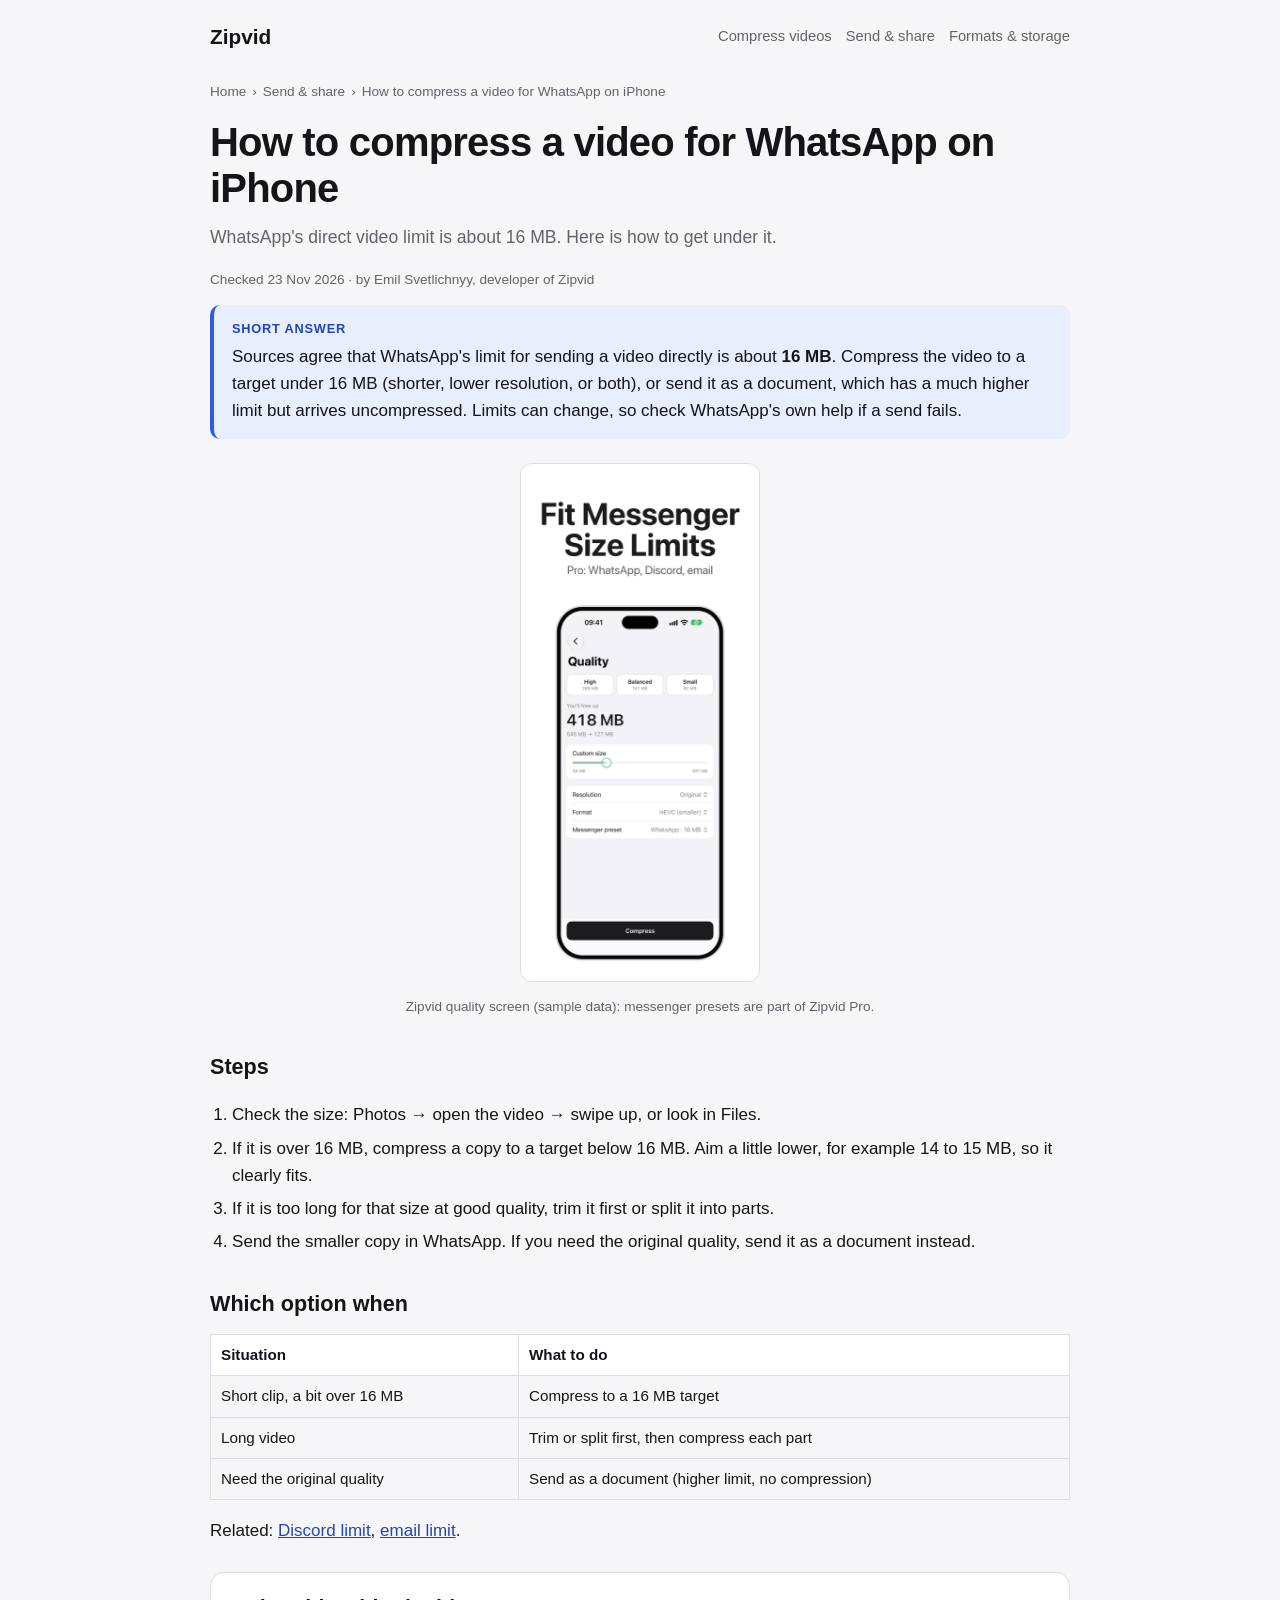
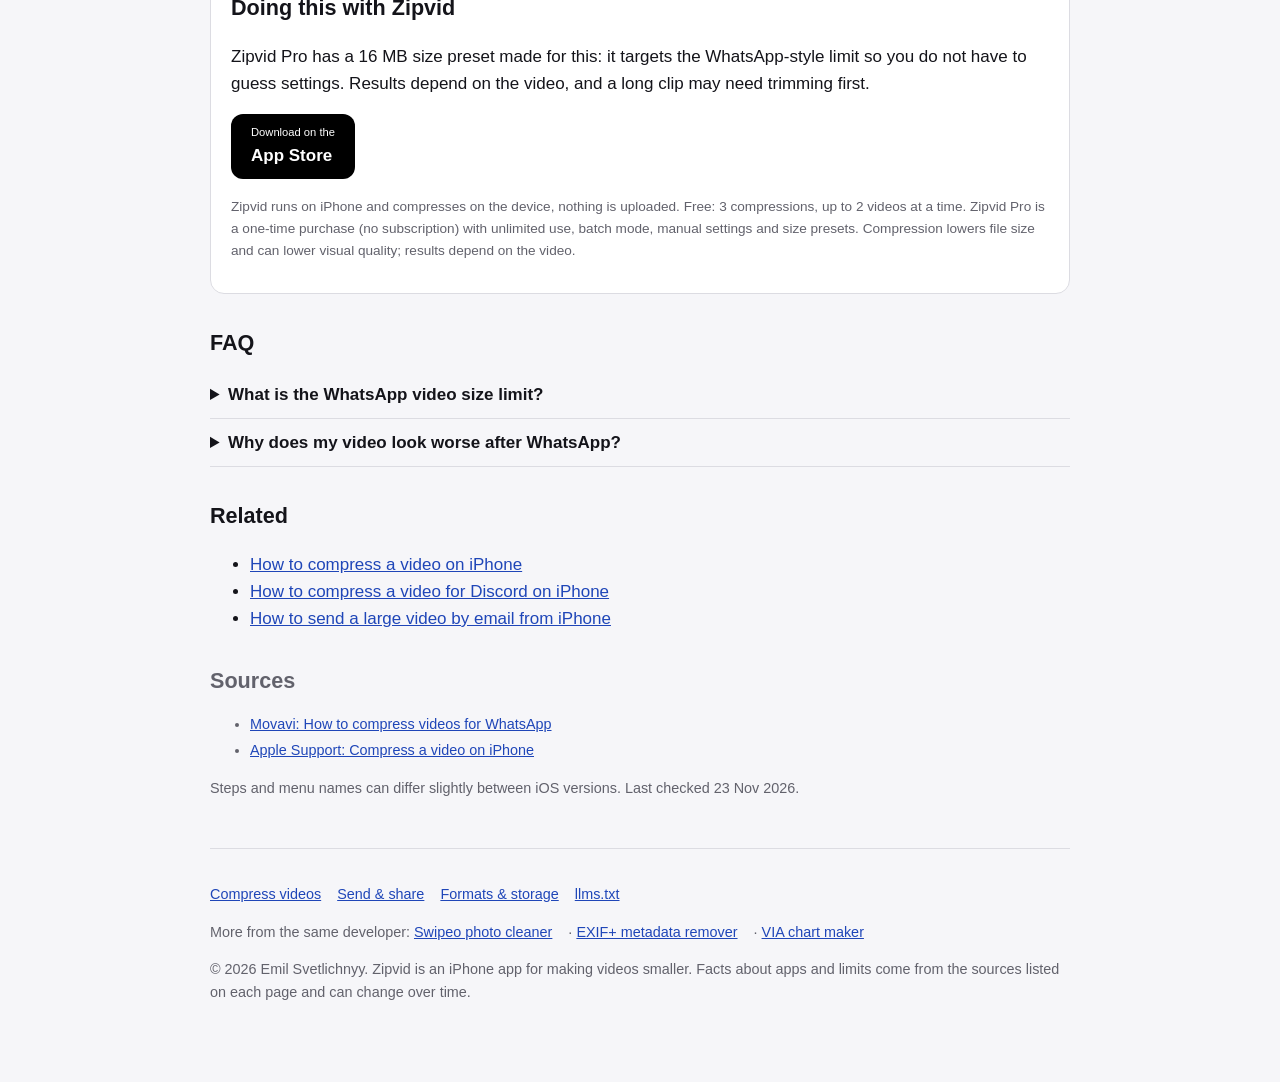
<file: share/compress-video-for-whatsapp/index.html>
<!DOCTYPE html>
<html lang="en">
<head>
  <meta charset="utf-8">
  <meta name="viewport" content="width=device-width, initial-scale=1">
  <title>Compress a Video for WhatsApp on iPhone (16 MB Limit)</title>
  <meta name="description" content="WhatsApp sends videos up to about 16 MB directly. How to shrink a video under that limit on iPhone, and what to do if it still does not fit.">
  <link rel="canonical" href="https://emilsvetlichnyy.app/zipvid-guides/share/compress-video-for-whatsapp/">
  <meta name="robots" content="index, follow, max-image-preview:large">
  <meta property="og:type" content="article">
  <meta property="og:site_name" content="Zipvid">
  <meta property="og:title" content="Compress a Video for WhatsApp on iPhone (16 MB Limit)">
  <meta property="og:description" content="WhatsApp sends videos up to about 16 MB directly. How to shrink a video under that limit on iPhone, and what to do if it still does not fit.">
  <meta property="og:url" content="https://emilsvetlichnyy.app/zipvid-guides/share/compress-video-for-whatsapp/">
  <meta property="og:image" content="https://emilsvetlichnyy.app/zipvid-guides/img/zipvid-freed-up.png">
  <meta name="twitter:card" content="summary_large_image">
  <meta name="apple-itunes-app" content="app-id=6837300041">
  <link rel="stylesheet" href="../../styles.css">
  <script type="application/ld+json">
{
  "@context": "https://schema.org",
  "@type": "BreadcrumbList",
  "itemListElement": [
    {
      "@type": "ListItem",
      "position": 1,
      "name": "Home",
      "item": "https://emilsvetlichnyy.app/zipvid-guides/"
    },
    {
      "@type": "ListItem",
      "position": 2,
      "name": "Send & share",
      "item": "https://emilsvetlichnyy.app/zipvid-guides/share/"
    },
    {
      "@type": "ListItem",
      "position": 3,
      "name": "How to compress a video for WhatsApp on iPhone",
      "item": "https://emilsvetlichnyy.app/zipvid-guides/share/compress-video-for-whatsapp/"
    }
  ]
}
  </script>
  <script type="application/ld+json">
{
  "@context": "https://schema.org",
  "@type": "Article",
  "headline": "How to compress a video for WhatsApp on iPhone",
  "description": "WhatsApp sends videos up to about 16 MB directly. How to shrink a video under that limit on iPhone, and what to do if it still does not fit.",
  "url": "https://emilsvetlichnyy.app/zipvid-guides/share/compress-video-for-whatsapp/",
  "mainEntityOfPage": "https://emilsvetlichnyy.app/zipvid-guides/share/compress-video-for-whatsapp/",
  "datePublished": "2026-11-23",
  "dateModified": "2026-11-23",
  "author": {
    "@type": "Person",
    "name": "Emil Svetlichnyy"
  },
  "publisher": {
    "@type": "Organization",
    "name": "Zipvid",
    "url": "https://emilsvetlichnyy.app/zipvid-guides/"
  },
  "about": {
    "@type": "MobileApplication",
    "name": "Zipvid: Video Compressor",
    "url": "https://apps.apple.com/app/apple-store/id6837300041"
  },
  "citation": [
    {
      "@type": "WebPage",
      "name": "Movavi: How to compress videos for WhatsApp",
      "url": "https://www.movavi.com/support/how-to/compress-video-for-whatsapp.html"
    },
    {
      "@type": "WebPage",
      "name": "Apple Support: Compress a video on iPhone",
      "url": "https://support.apple.com/127765"
    }
  ]
}
  </script>
  <script type="application/ld+json">
{
  "@context": "https://schema.org",
  "@type": "FAQPage",
  "mainEntity": [
    {
      "@type": "Question",
      "name": "What is the WhatsApp video size limit?",
      "acceptedAnswer": {
        "@type": "Answer",
        "text": "Sources say about 16 MB when you send a video directly. Documents allow far larger files, but they are not re-encoded."
      }
    },
    {
      "@type": "Question",
      "name": "Why does my video look worse after WhatsApp?",
      "acceptedAnswer": {
        "@type": "Answer",
        "text": "WhatsApp re-encodes videos to make them smaller. Sending it as a document avoids that."
      }
    }
  ]
}
  </script>
  <script type="application/ld+json">
{
  "@context": "https://schema.org",
  "@type": "HowTo",
  "name": "How to compress a video for WhatsApp on iPhone",
  "step": [
    {
      "@type": "HowToStep",
      "position": 1,
      "text": "Check the size: Photos → open the video → swipe up, or look in Files."
    },
    {
      "@type": "HowToStep",
      "position": 2,
      "text": "If it is over 16 MB, compress a copy to a target below 16 MB. Aim a little lower, for example 14 to 15 MB, so it clearly fits."
    },
    {
      "@type": "HowToStep",
      "position": 3,
      "text": "If it is too long for that size at good quality, trim it first or split it into parts."
    },
    {
      "@type": "HowToStep",
      "position": 4,
      "text": "Send the smaller copy in WhatsApp. If you need the original quality, send it as a document instead."
    }
  ]
}
  </script>
  <script type="application/ld+json">
{
  "@context": "https://schema.org",
  "@type": "MobileApplication",
  "name": "Zipvid: Video Compressor",
  "alternateName": "Zipvid",
  "applicationCategory": "MultimediaApplication",
  "operatingSystem": "iOS",
  "url": "https://apps.apple.com/app/apple-store/id6837300041",
  "downloadUrl": "https://apps.apple.com/app/apple-store/id6837300041",
  "author": {
    "@type": "Person",
    "name": "Emil Svetlichnyy"
  }
}
  </script>
</head>
<body>
  <div class="wrap">
    <header class="site-nav">
      <a class="brand" href="../../">Zipvid</a>
      <nav class="nav-links" aria-label="Sections"><a href="../../compress/">Compress videos</a><a href="../../share/">Send & share</a><a href="../../formats/">Formats & storage</a></nav>
    </header>
    <nav class="breadcrumbs" aria-label="Breadcrumb"><a href="../../">Home</a><span class="crumb-sep">›</span><a href="../../share/">Send &amp; share</a><span class="crumb-sep">›</span><span aria-current="page">How to compress a video for WhatsApp on iPhone</span></nav>
    <main>
      <article>
        <h1>How to compress a video for WhatsApp on iPhone</h1>
        <p class="lead">WhatsApp's direct video limit is about 16 MB. Here is how to get under it.</p>
        <p class="meta">Checked 23 Nov 2026 · by Emil Svetlichnyy, developer of Zipvid</p>
        <div class="answer"><strong>Short answer</strong>Sources agree that WhatsApp's limit for sending a video directly is about <strong>16 MB</strong>. Compress the video to a target under 16 MB (shorter, lower resolution, or both), or send it as a document, which has a much higher limit but arrives uncompressed. Limits can change, so check WhatsApp's own help if a send fails.</div>
        <figure class="shot"><img src="../../img/zipvid-messenger-presets.png" alt="Zipvid quality screen with a messenger preset set to WhatsApp 16 MB, resolution and format options" width="275" height="597" loading="lazy"><figcaption>Zipvid quality screen (sample data): messenger presets are part of Zipvid Pro.</figcaption></figure>
<h2>Steps</h2>
<ol class="steps"><li>Check the size: Photos → open the video → swipe up, or look in Files.</li><li>If it is over 16 MB, compress a copy to a target below 16 MB. Aim a little lower, for example 14 to 15 MB, so it clearly fits.</li><li>If it is too long for that size at good quality, trim it first or split it into parts.</li><li>Send the smaller copy in WhatsApp. If you need the original quality, send it as a document instead.</li></ol>
<h2>Which option when</h2>
<table><thead><tr><th>Situation</th><th>What to do</th></tr></thead><tbody>
<tr><td>Short clip, a bit over 16 MB</td><td>Compress to a 16 MB target</td></tr>
<tr><td>Long video</td><td>Trim or split first, then compress each part</td></tr>
<tr><td>Need the original quality</td><td>Send as a document (higher limit, no compression)</td></tr>
</tbody></table>
<p>Related: <a href="../compress-video-for-discord/">Discord limit</a>, <a href="../send-large-video-email-iphone/">email limit</a>.</p>
        <section class="card cta">
          <h2>Doing this with Zipvid</h2>
          <p>Zipvid Pro has a 16 MB size preset made for this: it targets the WhatsApp-style limit so you do not have to guess settings. Results depend on the video, and a long clip may need trimming first.</p>
          <p><a class="appstore" href="https://apps.apple.com/app/apple-store/id6837300041?pt=128515069&amp;ct=site_compress_video_for_whatsapp&amp;mt=8" target="_blank" rel="noopener noreferrer" aria-label="Download Zipvid: Video Compressor on the App Store"><small>Download on the</small>App Store</a></p>
          <p class="meta">Zipvid runs on iPhone and compresses on the device, nothing is uploaded. Free: 3 compressions, up to 2 videos at a time. Zipvid Pro is a one-time purchase (no subscription) with unlimited use, batch mode, manual settings and size presets. Compression lowers file size and can lower visual quality; results depend on the video.</p>
        </section>
        <section><h2>FAQ</h2><details><summary>What is the WhatsApp video size limit?</summary><p>Sources say about 16 MB when you send a video directly. Documents allow far larger files, but they are not re-encoded.</p></details><details><summary>Why does my video look worse after WhatsApp?</summary><p>WhatsApp re-encodes videos to make them smaller. Sending it as a document avoids that.</p></details></section>
        <h2>Related</h2>
<ul><li><a href="../../compress/compress-video-iphone/">How to compress a video on iPhone</a></li><li><a href="../../share/compress-video-for-discord/">How to compress a video for Discord on iPhone</a></li><li><a href="../../share/send-large-video-email-iphone/">How to send a large video by email from iPhone</a></li></ul>
        <section class="sources"><h2>Sources</h2><ul><li><a href="https://www.movavi.com/support/how-to/compress-video-for-whatsapp.html" rel="noopener noreferrer">Movavi: How to compress videos for WhatsApp</a></li><li><a href="https://support.apple.com/127765" rel="noopener noreferrer">Apple Support: Compress a video on iPhone</a></li></ul><p>Steps and menu names can differ slightly between iOS versions. Last checked 23 Nov 2026.</p></section>
      </article>
    </main>
    <footer class="site-footer">
      <p><a href="../../compress/">Compress videos</a> <a href="../../share/">Send & share</a> <a href="../../formats/">Formats & storage</a> <a href="../../llms.txt">llms.txt</a></p>
      <p>More from the same developer: <a href="https://emilsvetlichnyy.app/swipeo-guides/">Swipeo photo cleaner</a> · <a href="https://emilsvetlichnyy.app/exif-plus/">EXIF+ metadata remover</a> · <a href="https://emilsvetlichnyy.app/chart-maker/">VIA chart maker</a></p>
      <p>© 2026 Emil Svetlichnyy. Zipvid is an iPhone app for making videos smaller. Facts about apps and limits come from the sources listed on each page and can change over time.</p>
    </footer>
  </div>
</body>
</html>
</file>
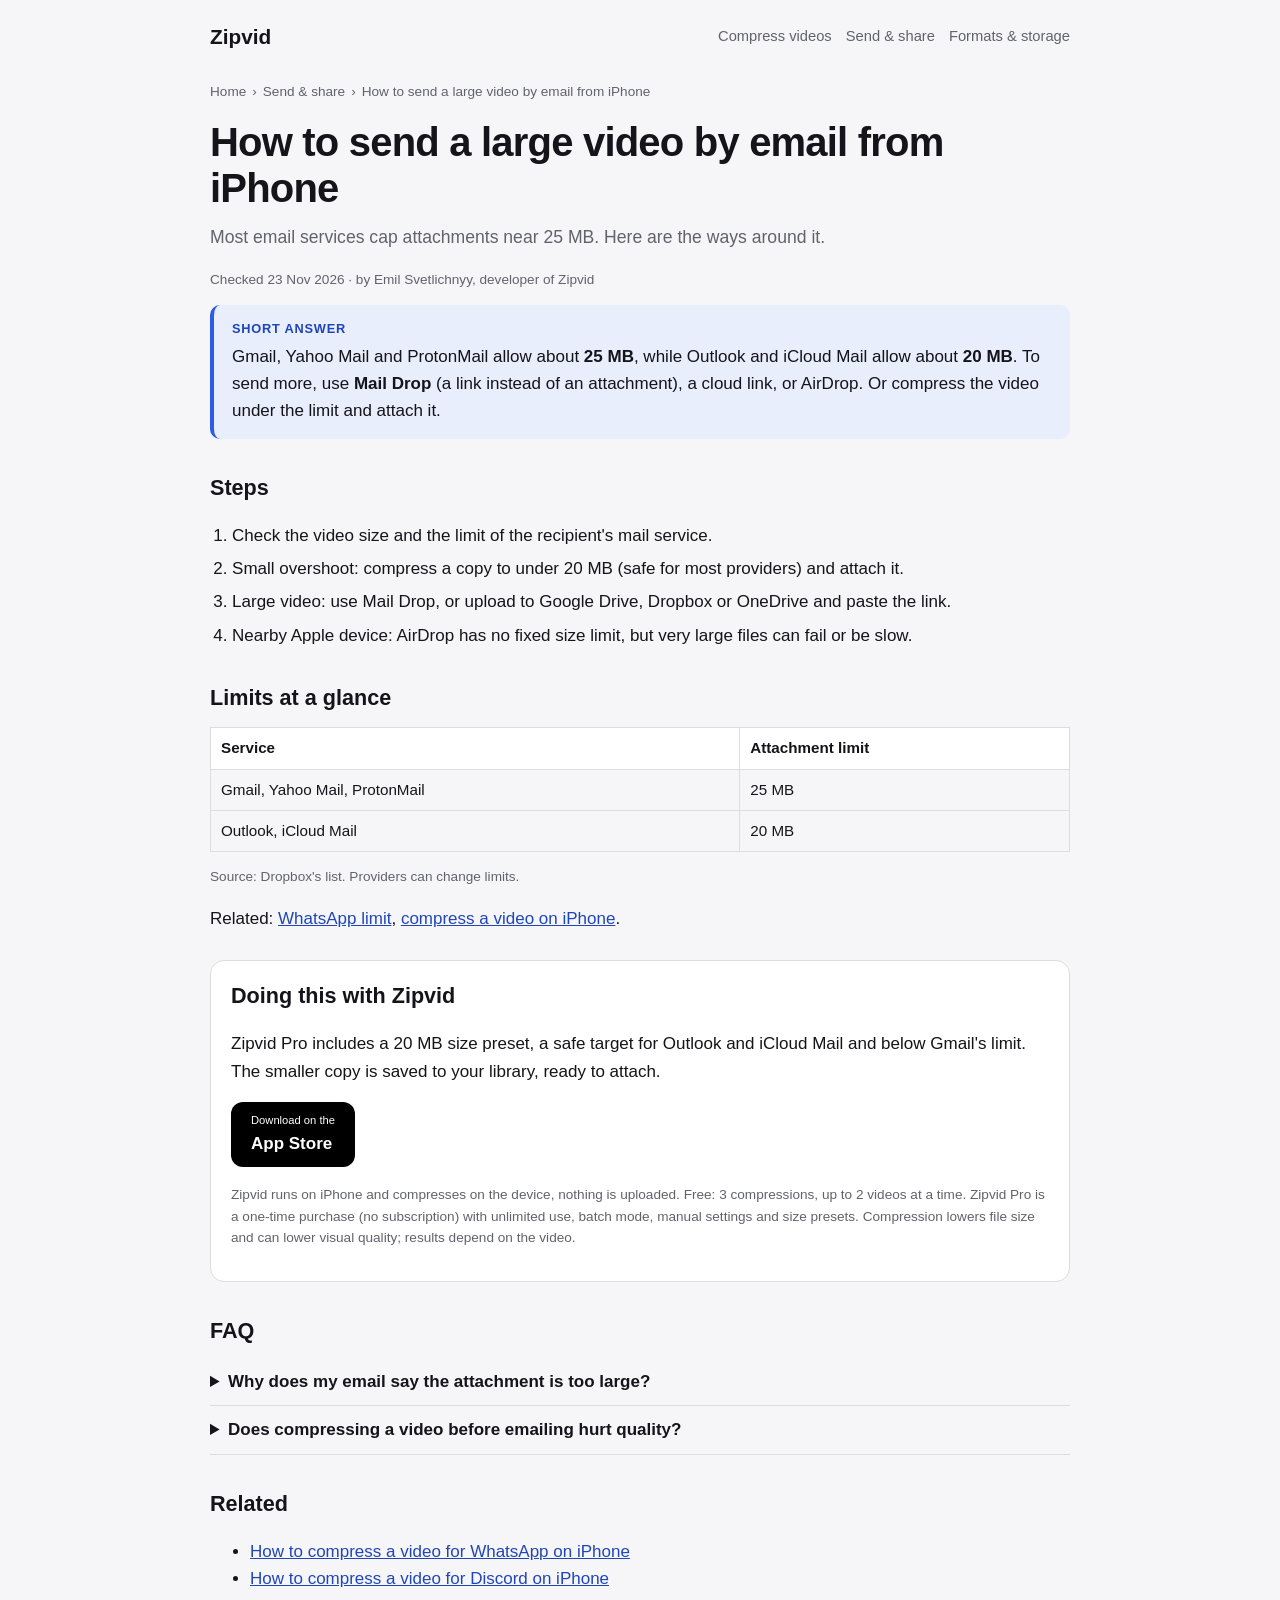
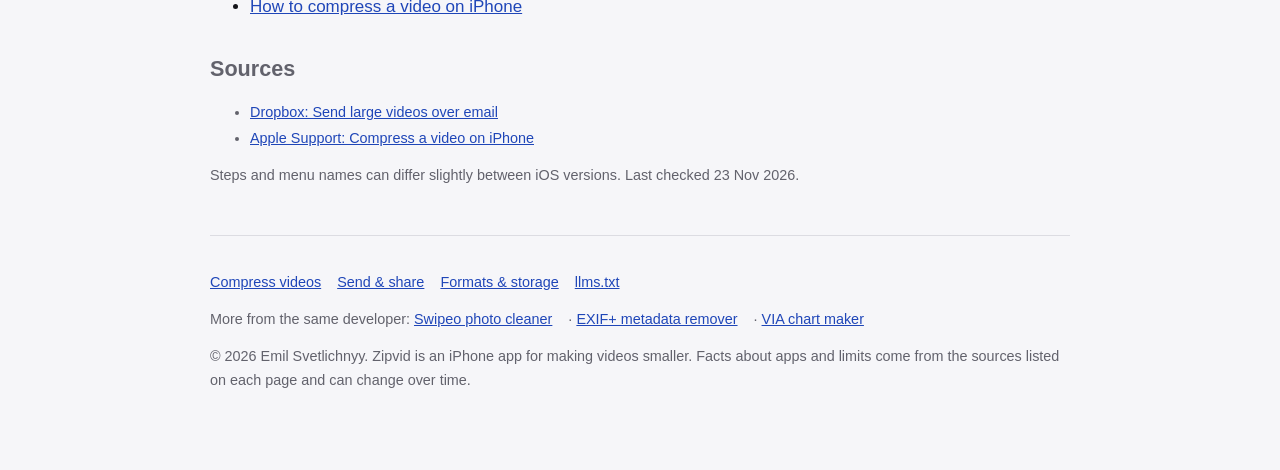
<file: share/send-large-video-email-iphone/index.html>
<!DOCTYPE html>
<html lang="en">
<head>
  <meta charset="utf-8">
  <meta name="viewport" content="width=device-width, initial-scale=1">
  <title>How to Send a Large Video by Email From iPhone</title>
  <meta name="description" content="Email attachment limits are around 20 to 25 MB. Ways to send a large video from iPhone: Mail Drop, cloud link, AirDrop, or compress it first.">
  <link rel="canonical" href="https://emilsvetlichnyy.app/zipvid-guides/share/send-large-video-email-iphone/">
  <meta name="robots" content="index, follow, max-image-preview:large">
  <meta property="og:type" content="article">
  <meta property="og:site_name" content="Zipvid">
  <meta property="og:title" content="How to Send a Large Video by Email From iPhone">
  <meta property="og:description" content="Email attachment limits are around 20 to 25 MB. Ways to send a large video from iPhone: Mail Drop, cloud link, AirDrop, or compress it first.">
  <meta property="og:url" content="https://emilsvetlichnyy.app/zipvid-guides/share/send-large-video-email-iphone/">
  <meta property="og:image" content="https://emilsvetlichnyy.app/zipvid-guides/img/zipvid-freed-up.png">
  <meta name="twitter:card" content="summary_large_image">
  <meta name="apple-itunes-app" content="app-id=6837300041">
  <link rel="stylesheet" href="../../styles.css">
  <script type="application/ld+json">
{
  "@context": "https://schema.org",
  "@type": "BreadcrumbList",
  "itemListElement": [
    {
      "@type": "ListItem",
      "position": 1,
      "name": "Home",
      "item": "https://emilsvetlichnyy.app/zipvid-guides/"
    },
    {
      "@type": "ListItem",
      "position": 2,
      "name": "Send & share",
      "item": "https://emilsvetlichnyy.app/zipvid-guides/share/"
    },
    {
      "@type": "ListItem",
      "position": 3,
      "name": "How to send a large video by email from iPhone",
      "item": "https://emilsvetlichnyy.app/zipvid-guides/share/send-large-video-email-iphone/"
    }
  ]
}
  </script>
  <script type="application/ld+json">
{
  "@context": "https://schema.org",
  "@type": "Article",
  "headline": "How to send a large video by email from iPhone",
  "description": "Email attachment limits are around 20 to 25 MB. Ways to send a large video from iPhone: Mail Drop, cloud link, AirDrop, or compress it first.",
  "url": "https://emilsvetlichnyy.app/zipvid-guides/share/send-large-video-email-iphone/",
  "mainEntityOfPage": "https://emilsvetlichnyy.app/zipvid-guides/share/send-large-video-email-iphone/",
  "datePublished": "2026-11-23",
  "dateModified": "2026-11-23",
  "author": {
    "@type": "Person",
    "name": "Emil Svetlichnyy"
  },
  "publisher": {
    "@type": "Organization",
    "name": "Zipvid",
    "url": "https://emilsvetlichnyy.app/zipvid-guides/"
  },
  "about": {
    "@type": "MobileApplication",
    "name": "Zipvid: Video Compressor",
    "url": "https://apps.apple.com/app/apple-store/id6837300041"
  },
  "citation": [
    {
      "@type": "WebPage",
      "name": "Dropbox: Send large videos over email",
      "url": "https://www.dropbox.com/en_GB/resources/send-large-videos-over-email"
    },
    {
      "@type": "WebPage",
      "name": "Apple Support: Compress a video on iPhone",
      "url": "https://support.apple.com/127765"
    }
  ]
}
  </script>
  <script type="application/ld+json">
{
  "@context": "https://schema.org",
  "@type": "FAQPage",
  "mainEntity": [
    {
      "@type": "Question",
      "name": "Why does my email say the attachment is too large?",
      "acceptedAnswer": {
        "@type": "Answer",
        "text": "Most providers limit attachments to around 20 to 25 MB, and encoding makes the real message a bit bigger than the file."
      }
    },
    {
      "@type": "Question",
      "name": "Does compressing a video before emailing hurt quality?",
      "acceptedAnswer": {
        "@type": "Answer",
        "text": "It can. Aim for the smallest reduction that fits, and compare the result with the original."
      }
    }
  ]
}
  </script>
  <script type="application/ld+json">
{
  "@context": "https://schema.org",
  "@type": "HowTo",
  "name": "How to send a large video by email from iPhone",
  "step": [
    {
      "@type": "HowToStep",
      "position": 1,
      "text": "Check the video size and the limit of the recipient's mail service."
    },
    {
      "@type": "HowToStep",
      "position": 2,
      "text": "Small overshoot: compress a copy to under 20 MB (safe for most providers) and attach it."
    },
    {
      "@type": "HowToStep",
      "position": 3,
      "text": "Large video: use Mail Drop, or upload to Google Drive, Dropbox or OneDrive and paste the link."
    },
    {
      "@type": "HowToStep",
      "position": 4,
      "text": "Nearby Apple device: AirDrop has no fixed size limit, but very large files can fail or be slow."
    }
  ]
}
  </script>
  <script type="application/ld+json">
{
  "@context": "https://schema.org",
  "@type": "MobileApplication",
  "name": "Zipvid: Video Compressor",
  "alternateName": "Zipvid",
  "applicationCategory": "MultimediaApplication",
  "operatingSystem": "iOS",
  "url": "https://apps.apple.com/app/apple-store/id6837300041",
  "downloadUrl": "https://apps.apple.com/app/apple-store/id6837300041",
  "author": {
    "@type": "Person",
    "name": "Emil Svetlichnyy"
  }
}
  </script>
</head>
<body>
  <div class="wrap">
    <header class="site-nav">
      <a class="brand" href="../../">Zipvid</a>
      <nav class="nav-links" aria-label="Sections"><a href="../../compress/">Compress videos</a><a href="../../share/">Send & share</a><a href="../../formats/">Formats & storage</a></nav>
    </header>
    <nav class="breadcrumbs" aria-label="Breadcrumb"><a href="../../">Home</a><span class="crumb-sep">›</span><a href="../../share/">Send &amp; share</a><span class="crumb-sep">›</span><span aria-current="page">How to send a large video by email from iPhone</span></nav>
    <main>
      <article>
        <h1>How to send a large video by email from iPhone</h1>
        <p class="lead">Most email services cap attachments near 25 MB. Here are the ways around it.</p>
        <p class="meta">Checked 23 Nov 2026 · by Emil Svetlichnyy, developer of Zipvid</p>
        <div class="answer"><strong>Short answer</strong>Gmail, Yahoo Mail and ProtonMail allow about <strong>25 MB</strong>, while Outlook and iCloud Mail allow about <strong>20 MB</strong>. To send more, use <strong>Mail Drop</strong> (a link instead of an attachment), a cloud link, or AirDrop. Or compress the video under the limit and attach it.</div>
        
<h2>Steps</h2>
<ol class="steps"><li>Check the video size and the limit of the recipient's mail service.</li><li>Small overshoot: compress a copy to under 20 MB (safe for most providers) and attach it.</li><li>Large video: use Mail Drop, or upload to Google Drive, Dropbox or OneDrive and paste the link.</li><li>Nearby Apple device: AirDrop has no fixed size limit, but very large files can fail or be slow.</li></ol>
<h2>Limits at a glance</h2>
<table><thead><tr><th>Service</th><th>Attachment limit</th></tr></thead><tbody>
<tr><td>Gmail, Yahoo Mail, ProtonMail</td><td>25 MB</td></tr>
<tr><td>Outlook, iCloud Mail</td><td>20 MB</td></tr>
</tbody></table>
<p class="meta">Source: Dropbox's list. Providers can change limits.</p>
<p>Related: <a href="../compress-video-for-whatsapp/">WhatsApp limit</a>, <a href="../../compress/compress-video-iphone/">compress a video on iPhone</a>.</p>
        <section class="card cta">
          <h2>Doing this with Zipvid</h2>
          <p>Zipvid Pro includes a 20 MB size preset, a safe target for Outlook and iCloud Mail and below Gmail's limit. The smaller copy is saved to your library, ready to attach.</p>
          <p><a class="appstore" href="https://apps.apple.com/app/apple-store/id6837300041?pt=128515069&amp;ct=site_send_large_video_email_iphone&amp;mt=8" target="_blank" rel="noopener noreferrer" aria-label="Download Zipvid: Video Compressor on the App Store"><small>Download on the</small>App Store</a></p>
          <p class="meta">Zipvid runs on iPhone and compresses on the device, nothing is uploaded. Free: 3 compressions, up to 2 videos at a time. Zipvid Pro is a one-time purchase (no subscription) with unlimited use, batch mode, manual settings and size presets. Compression lowers file size and can lower visual quality; results depend on the video.</p>
        </section>
        <section><h2>FAQ</h2><details><summary>Why does my email say the attachment is too large?</summary><p>Most providers limit attachments to around 20 to 25 MB, and encoding makes the real message a bit bigger than the file.</p></details><details><summary>Does compressing a video before emailing hurt quality?</summary><p>It can. Aim for the smallest reduction that fits, and compare the result with the original.</p></details></section>
        <h2>Related</h2>
<ul><li><a href="../../share/compress-video-for-whatsapp/">How to compress a video for WhatsApp on iPhone</a></li><li><a href="../../share/compress-video-for-discord/">How to compress a video for Discord on iPhone</a></li><li><a href="../../compress/compress-video-iphone/">How to compress a video on iPhone</a></li></ul>
        <section class="sources"><h2>Sources</h2><ul><li><a href="https://www.dropbox.com/en_GB/resources/send-large-videos-over-email" rel="noopener noreferrer">Dropbox: Send large videos over email</a></li><li><a href="https://support.apple.com/127765" rel="noopener noreferrer">Apple Support: Compress a video on iPhone</a></li></ul><p>Steps and menu names can differ slightly between iOS versions. Last checked 23 Nov 2026.</p></section>
      </article>
    </main>
    <footer class="site-footer">
      <p><a href="../../compress/">Compress videos</a> <a href="../../share/">Send & share</a> <a href="../../formats/">Formats & storage</a> <a href="../../llms.txt">llms.txt</a></p>
      <p>More from the same developer: <a href="https://emilsvetlichnyy.app/swipeo-guides/">Swipeo photo cleaner</a> · <a href="https://emilsvetlichnyy.app/exif-plus/">EXIF+ metadata remover</a> · <a href="https://emilsvetlichnyy.app/chart-maker/">VIA chart maker</a></p>
      <p>© 2026 Emil Svetlichnyy. Zipvid is an iPhone app for making videos smaller. Facts about apps and limits come from the sources listed on each page and can change over time.</p>
    </footer>
  </div>
</body>
</html>
</file>
<file: styles.css>
:root{--ink:#14141a;--muted:#62626c;--line:#dcdce2;--paper:#f6f6f9;--card:#fff;--accent:#2d5be3;--accent-2:#1f46b8;--chip:#e9eefc}
@media (prefers-color-scheme:dark){:root{--ink:#ececf2;--muted:#a0a0ab;--line:#2c2c36;--paper:#0f0f14;--card:#17171e;--accent:#7a9bff;--accent-2:#9db4ff;--chip:#1d2236}}
*{box-sizing:border-box}
body{margin:0;font:17px/1.6 -apple-system,BlinkMacSystemFont,"Segoe UI",Roboto,sans-serif;color:var(--ink);background:var(--paper)}
.wrap{width:min(860px,calc(100% - 32px));margin:0 auto;padding:20px 0 64px}
a{color:var(--accent-2)}
.site-nav{display:flex;justify-content:space-between;align-items:center;gap:16px;flex-wrap:wrap;margin-bottom:28px}
.brand{font-weight:800;font-size:1.3rem;text-decoration:none;color:var(--ink)}
.nav-links{display:flex;gap:14px;flex-wrap:wrap;font-size:.92rem}.nav-links a{color:var(--muted);text-decoration:none}.nav-links a:hover{color:var(--ink)}
.breadcrumbs{font-size:.85rem;color:var(--muted);margin-bottom:16px}.breadcrumbs a{color:var(--muted);text-decoration:none}.crumb-sep{margin:0 6px}
h1{font-size:clamp(1.8rem,5vw,2.5rem);line-height:1.15;margin:0 0 12px;letter-spacing:-.02em}
h2{font-size:1.35rem;margin:32px 0 10px}
.lead{font-size:1.1rem;color:var(--muted);margin:0 0 18px}
.answer{background:var(--chip);border-left:4px solid var(--accent);border-radius:10px;padding:14px 18px;margin:0 0 24px}
.answer strong:first-child{display:block;font-size:.8rem;text-transform:uppercase;letter-spacing:.06em;color:var(--accent-2);margin-bottom:4px}
.meta{font-size:.85rem;color:var(--muted)}
ol.steps{padding-left:1.3em}ol.steps li{margin:6px 0}
table{width:100%;border-collapse:collapse;margin:12px 0;font-size:.95rem}th,td{border:1px solid var(--line);padding:8px 10px;text-align:left;vertical-align:top}th{background:var(--card)}
.card{background:var(--card);border:1px solid var(--line);border-radius:14px;padding:18px 20px;margin:28px 0}
.cta h2{margin-top:0}
.appstore{display:inline-block;background:#000;color:#fff;text-decoration:none;border-radius:12px;padding:10px 20px;font-weight:700}
.appstore small{display:block;font-weight:400;font-size:.7rem}
details{border-bottom:1px solid var(--line);padding:10px 0}summary{cursor:pointer;font-weight:600}
.sources{font-size:.9rem;color:var(--muted)}.sources li{margin:3px 0}
.tiles{display:grid;grid-template-columns:repeat(auto-fill,minmax(250px,1fr));gap:12px;padding:0;list-style:none}
.tiles a{display:block;background:var(--card);border:1px solid var(--line);border-radius:12px;padding:12px 14px;text-decoration:none;color:var(--ink);font-weight:600}
.tiles a span{display:block;font-weight:400;color:var(--muted);font-size:.88rem;margin-top:2px}
.site-footer{margin-top:48px;padding-top:20px;border-top:1px solid var(--line);font-size:.9rem;color:var(--muted)}.site-footer a{margin-right:12px}
.shot{margin:20px 0;text-align:center}.shot img{max-width:240px;height:auto;border-radius:12px;border:1px solid var(--line)}.shot figcaption{font-size:.85rem;color:var(--muted);margin-top:6px}
</file>
